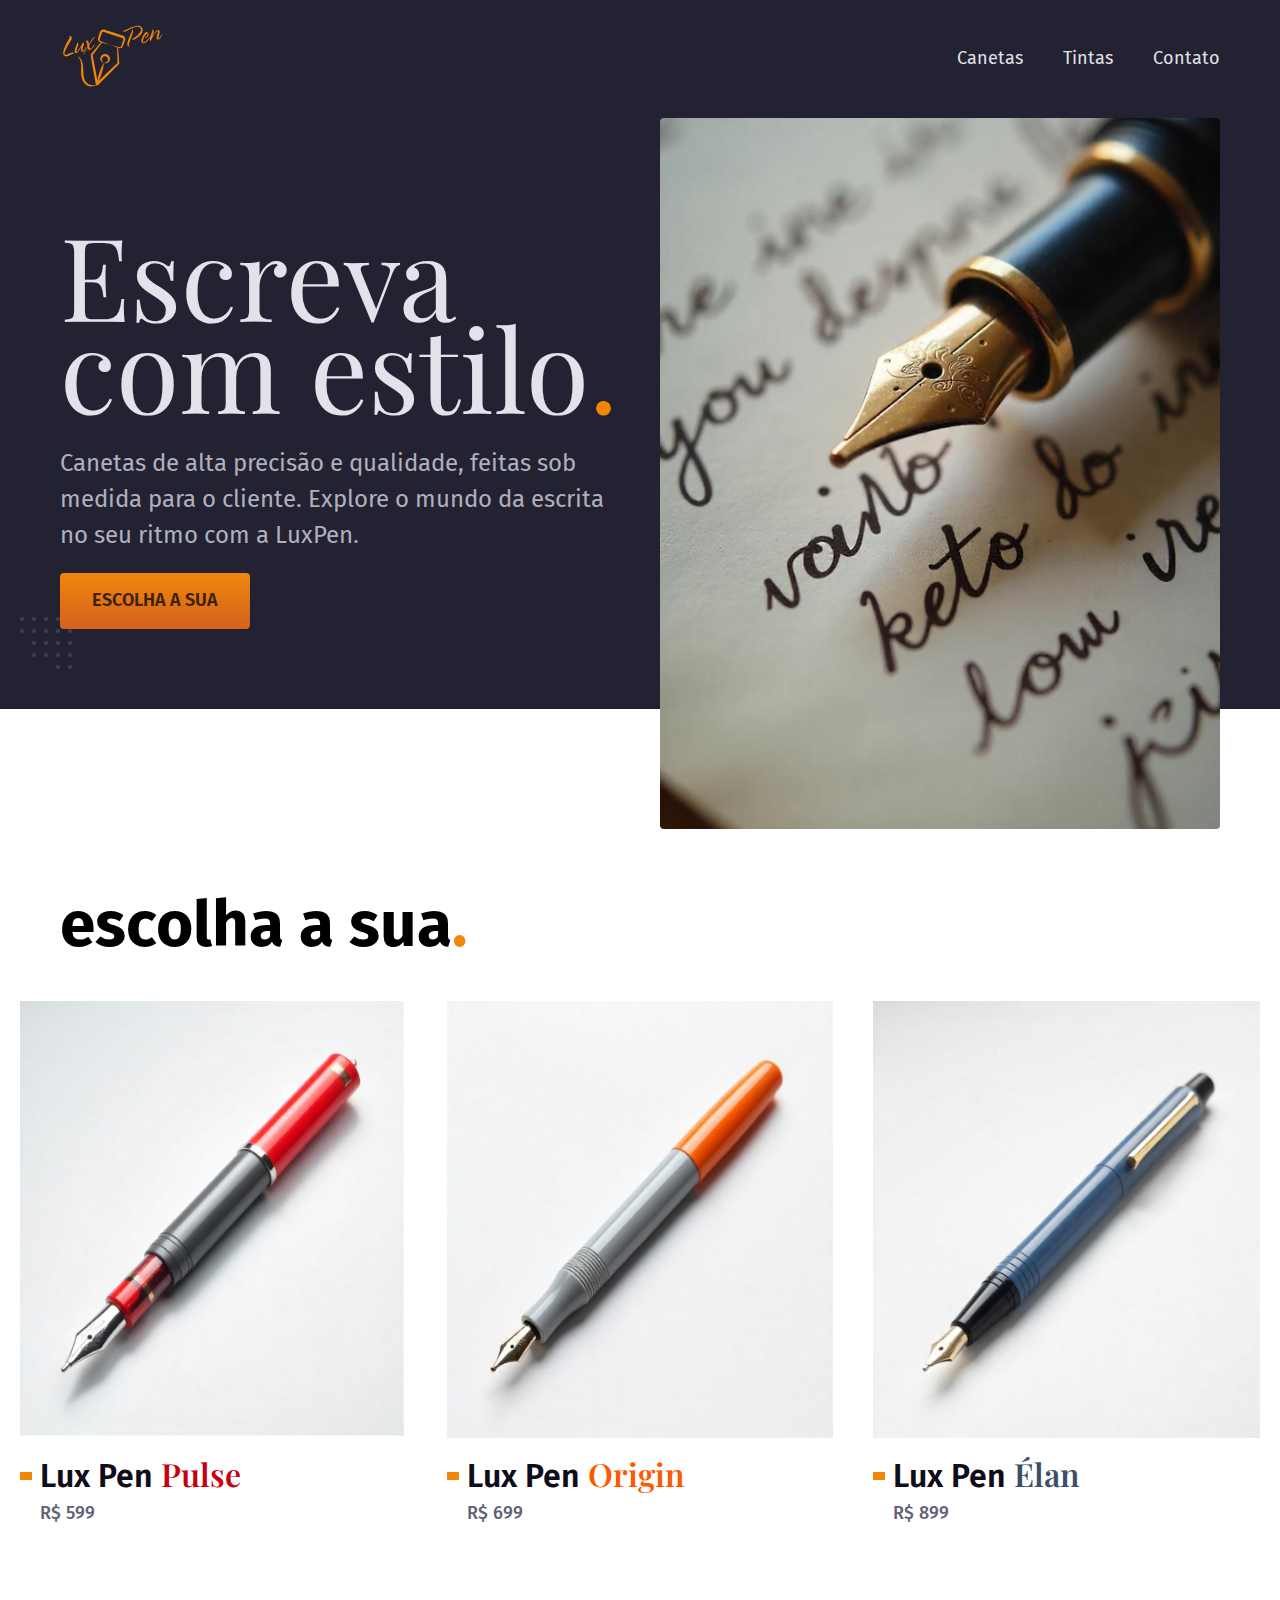
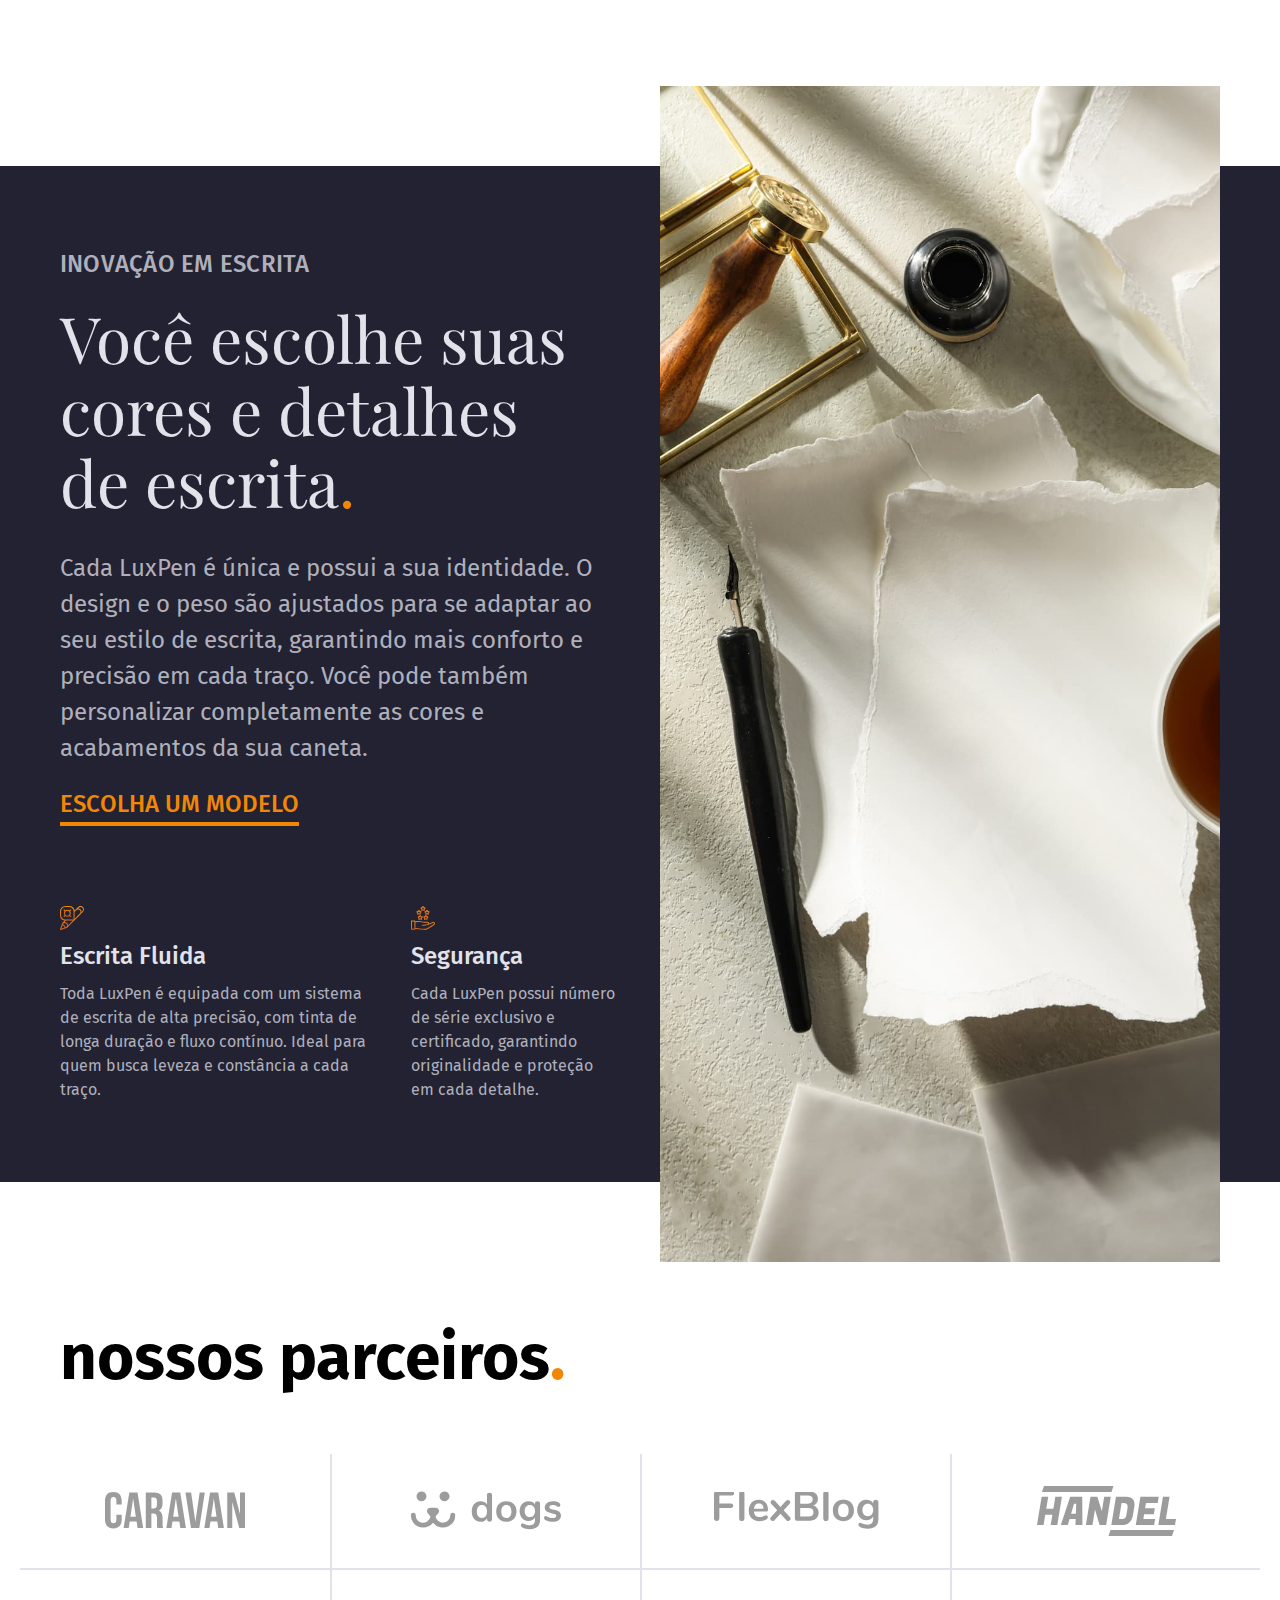
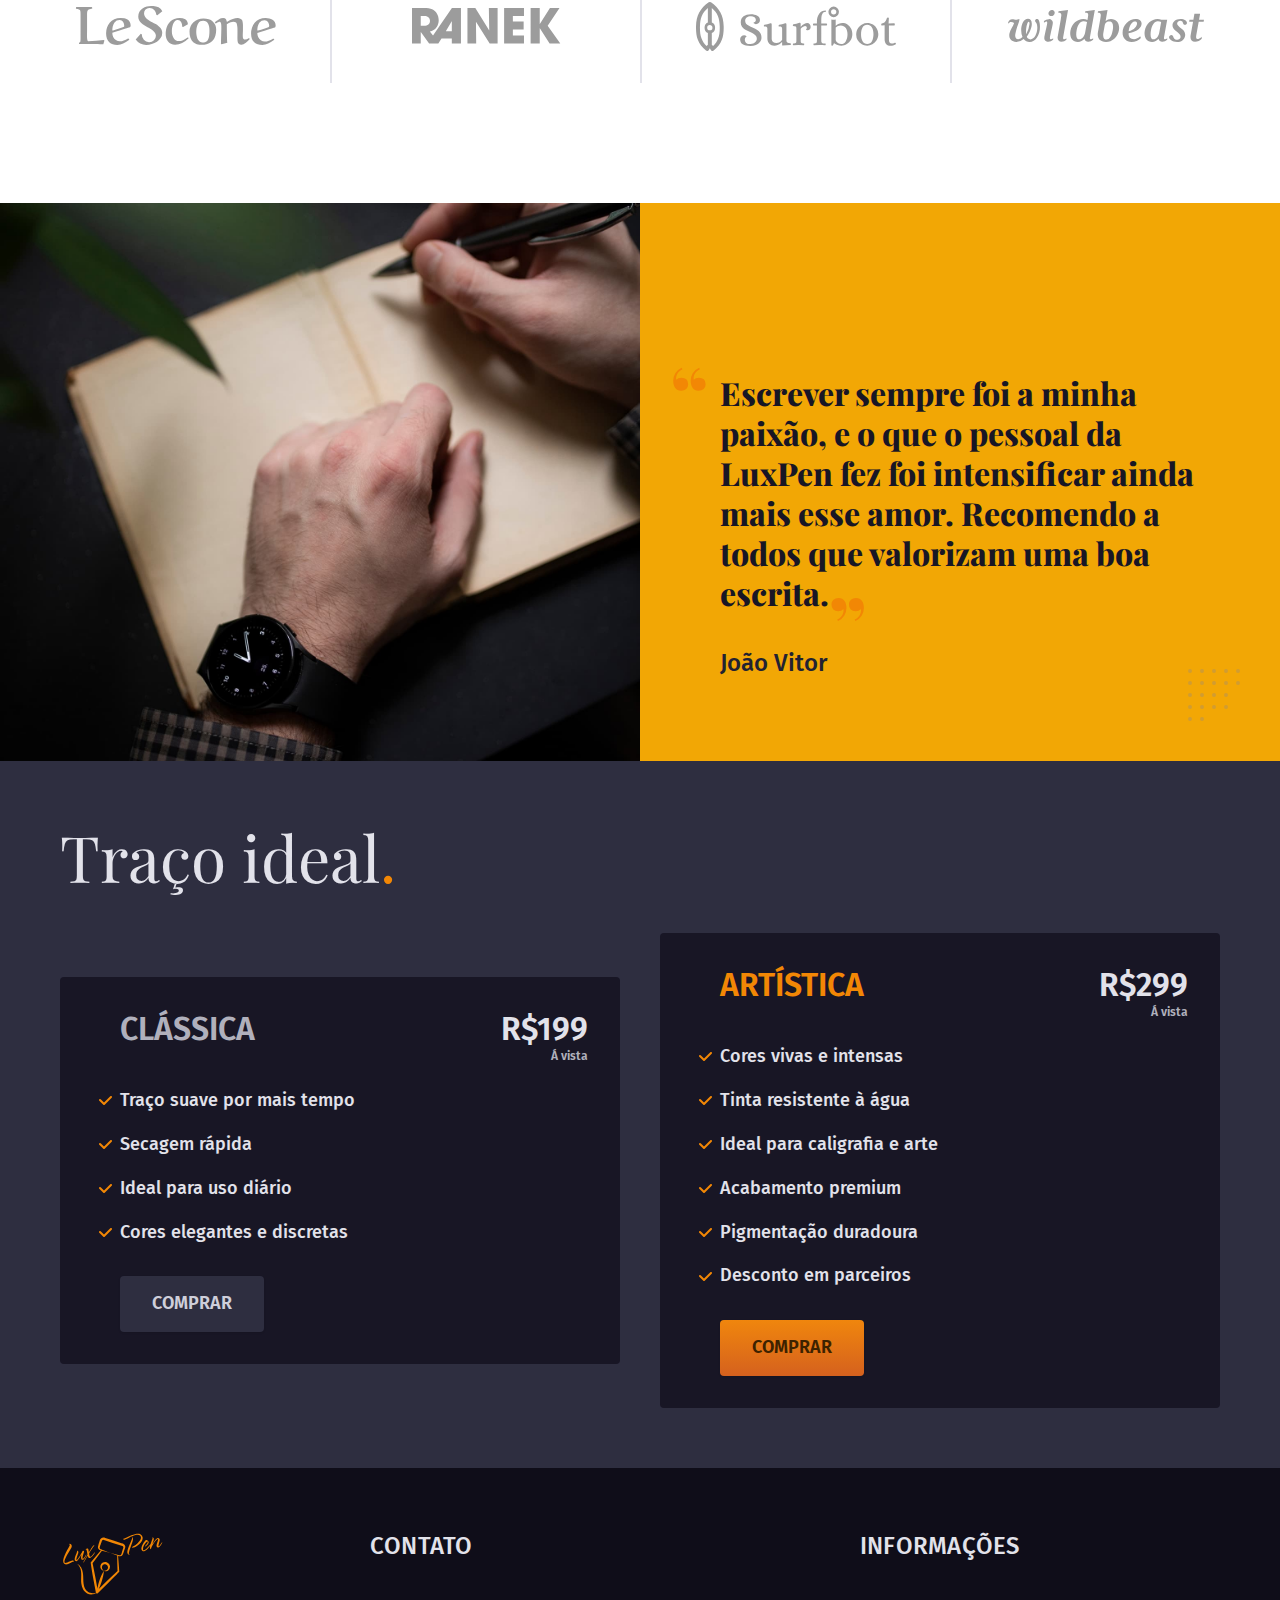
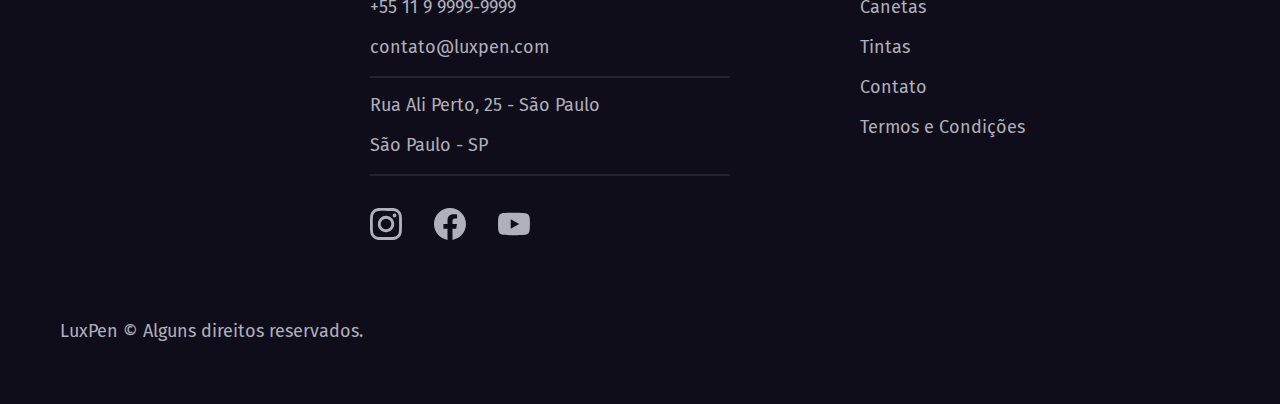
<file: index.html>
<!DOCTYPE html>
<html lang="pt-br">

<head>
  <meta charset="UTF-8">
  <meta name="viewport" content="width=device-width, initial-scale=1.0">
  <title>LuxPen - Canetas Pena</title>
  <meta name="description" content="Canetas de alta precisão e qualidade, feitas sob medida para o cliente. Explore o mundo da escrita no seu ritmo com a LuxPen.">


  <link rel="icon" href="./luxpen.svg" type="image/svg+xml ">
  <link rel="preload" href="./css/style.min.css" as="style">
  <link rel="stylesheet" href="./css/style.min.css">



  <link rel="preconnect" href="https://fonts.googleapis.com">
  <link rel="preconnect" href="https://fonts.gstatic.com" crossorigin>
  <link href="https://fonts.googleapis.com/css2?family=Fira+Sans:wght@400;500;600;800&family=Playfair+Display:ital,wght@1,400;1,600;1,800&display=swap" rel="stylesheet">

  <script>document.documentElement.classList.add('js');</script>

</head>

<body>

  <header class="header-bg">
    <div class="header container">
      <a href="./">
        <img src="./img/luxpen.svg" alt="Luxpen">
      </a>

      <nav aria-label="primaria">
        <ul class="header-menu font-2-m">
          <li><a href="./canetas.html">Canetas</a></li>
          <li><a href="./tintas.html">Tintas</a></li>
          <li><a href="./contato.html">Contato</a></li>
        </ul>
      </nav>
    </div>
  </header>

  <main class="introducao-bg">
    <div class="introducao container">
      <div class="introducao-conteudo">
        <h1 class="font-1-xxxl fadeInDown" data-anime='200'>Escreva<br>com estilo<span class="cor-l3">.</span></h1>
        <p class="font-2-l-a fadeInDown" data-anime='400'>Canetas de alta precisão e qualidade, feitas sob medida para o cliente. Explore o mundo da escrita no seu ritmo com a LuxPen.</p>
        <a class="botao fadeInDown" data-anime='600' href="./canetas.html">Escolha a sua</a>
      </div>
      <div>
        <picturev data-anime='800' class="fadeInDown">
          <source media="max-width: 800px" srcset="/img/fotos/img-intro.jpg">
          <img src="./img/fotos/img-intro.jpg" width="1261" height="1600" alt="Caneta de pena">
          </picture>
      </div>
    </div>
  </main>

  <article class="canetas-lista">
    <h2 class="font-2-xxl container">escolha a sua<span class="cor-l3">.</span></h2>

    <ul>
      <li>
        <a href="./canetas/pulse.html">
          <img src="./img/canetas/pulse-home.jpg" width="920" height="1040" alt="Caneta vermelha">
          <h3 class="font-2-l cor-r10">Lux Pen <span class="tipo-especial-lista cor-p1">Pulse</span></h3>
          <span class="font-2-m-c cor-r5 preco">R$ 599</span>
        </a>
      </li>
      <li>
        <a href="./canetas/origin.html">
          <img src="./img/canetas/origin-home.jpg" width="920" height="1040" alt="Caneta Laranja">
          <h3 class="font-2-l cor-r10">Lux Pen <span class="tipo-especial-lista cor-p2">Origin</span></h3>
          <span class="font-2-m-c cor-r5 preco">R$ 699</span>
        </a>
      </li>
      <li>
        <a href="./canetas/elan.html">
          <img src="./img/canetas/elan-home.jpg" width="920" height="1040" alt="Caneta azul">
          <h3 class="font-2-l cor-r10">Lux Pen <span class="tipo-especial-lista cor-p3">Élan</span></h3>
          <span class="font-2-m-c cor-r5 preco">R$ 899</span>
        </a>
      </li>
    </ul>
  </article>

  <article class="inovacao-bg">
    <div class="inovacao container">
      <div class="inovacao-conteudo">
        <span class="font-2-l-b cor-r3">Inovação em escrita</span>
        <h2 class="font-1-xxl cor-r1">Você escolhe suas<br>cores e detalhes<br>de escrita<span class="cor-l3">.</span></h2>
        <p class="font-2-l-a cor-r3">Cada LuxPen é única e possui a sua identidade. O design e o peso são ajustados para se adaptar ao seu estilo de escrita, garantindo mais conforto e precisão em cada traço. Você pode também personalizar completamente as cores e acabamentos da sua caneta.</p>
        <a class="link" href="./canetas.html">Escolha um modelo</a>
        <div class="inovacao-vantagens">
          <div>
            <img src="./img/icones/escrita fluida.svg" width="24" height="24" alt="">
            <h3 class="font-2-l-c cor-r1">Escrita Fluida</h3>
            <p class="font-2-s cor-r3">Toda LuxPen é equipada com um sistema de escrita de alta precisão, com tinta de longa duração e fluxo contínuo. Ideal para quem busca leveza e constância a cada traço.</p>
          </div>
          <div>
            <img src="./img/icones/seguranca.svg" width="24" height="24" alt="">
            <h3 class="font-2-l-c cor-r1">Segurança</h3>
            <p class="font-2-s cor-r3">Cada LuxPen possui número de série exclusivo e certificado, garantindo originalidade e proteção em cada detalhe.</p>
          </div>
        </div>
      </div>
      <div class="inovacao-imagem">
        <img src="./img/fotos/inovacao.jpg" width="1200" height="1920" alt="">
      </div>
    </div>
  </article>

  <section class="parceiros" aria-label="Nossos parceiros">
    <h2 class="font-2-xxl container">nossos parceiros<span class="cor-l3">.</span></h2>
    <ul>
      <li><img src="./img/parceiros/caravan.svg" width="140" height="38" alt="caravan"></li>
      <li><img src="./img/parceiros/dogs.svg" width="152" height="39" alt="dogs"></li>
      <li><img src="./img/parceiros/flexblog.svg" width="165" height="38" alt="flexbox"></li>
      <li><img src="./img/parceiros/handel.svg" width="139" height="50" alt="handel"></li>
      <li><img src="./img/parceiros/lescone.svg" width="201" height="41" alt="lescone"></li>
      <li><img src="./img/parceiros/ranek.svg" width="149" height="36" alt="ranek"></li>
      <li><img src="./img/parceiros/surfbot.svg" width="200" height="49" alt="surfbot"></li>
      <li><img src="./img/parceiros/wildbeast.svg" width="196" height="34" alt="wildbeast"></li>
    </ul>
  </section>

  <section class="depoimento" aria-label="Depoimento">
    <div>
      <img src="./img/fotos/depoimento.jpg" width="1560" height="1360" alt="Pessoa escrevendo com uma caneta">
    </div>
    <div class="depoimento-conteudo">
      <blockquote class="font-1-xl cor-r9">
        <p>Escrever sempre foi a minha paixão, e o que o pessoal da LuxPen fez foi intensificar ainda mais esse amor. Recomendo a todos que valorizam uma boa escrita.</p>
      </blockquote>
      <span class="font-2-l-c cor-r8">João Vitor</span>
    </div>
  </section>

  <article class="tintas-bg">
    <div class="tintas container">
      <h2 class="font-1-xxl cor-r1">Traço ideal<span class="cor-l3">.</span></h2>
      <div class="tintas-item">
        <h3 class="font-2-l cor-r3">CLÁSSICA</h3>
        <span class="font-2-l cor-r1">R$199 <span class="font-2-xs-b cor-r3">Á vista</span></span>
        <ul class="font-2-m-c cor-r1">
          <li>Traço suave por mais tempo</li>
          <li> Secagem rápida</li>
          <li>Ideal para uso diário</li>
          <li> Cores elegantes e discretas</li>
        </ul>
        <a class="botao secundario" href="./orcamento.html?tipo=tinta&produto=classica">comprar</a>
      </div>

      <div class="tintas-item">
        <h3 class="font-2-l cor-l3">ARTÍSTICA</h3>
        <span class="font-2-l cor-r1">R$299 <span class="font-2-xs-b cor-r3">Á vista</span></span>
        <ul class="font-2-m-c cor-r1">
          <li>Cores vivas e intensas</li>
          <li>Tinta resistente à água</li>
          <li>Ideal para caligrafia e arte</li>
          <li>Acabamento premium</li>
          <li>Pigmentação duradoura</li>
          <li>Desconto em parceiros</li>
        </ul>
        <a class="botao" href="./orcamento.html?tipo=tinta&produto=artistica">comprar</a>
      </div>
    </div>
  </article>

  <footer class="footer-bg">
    <div class="footer container">
      <img src="./img/luxpen.svg" width="103" height="78" alt="LuxPen">
      <div class="footer-contato">
        <h3 class="font-2-l-b cor-r1">Contato</h3>
        <ul class="font-2-m cor-r3">
          <li><a href="tel:+5511999999999">+55 11 9 9999-9999</a></li>
          <li><a href="mailto:contato@luxpen.com">contato@luxpen.com</a></li>
          <li>Rua Ali Perto, 25 - São Paulo</li>
          <li>São Paulo - SP</li>
        </ul>
        <div class="footer-redes">
          <a href="./">
            <img src="./img/redes/instagram.svg" width="32" height="32" alt="Instagram ">
          </a>
          <a href="./">
            <img src="./img/redes/facebook.svg" width="32" height="32" alt="Facebook ">
          </a>
          <a href="./">
            <img src="./img/redes/youtube.svg" width="32" height="24" alt="Youtube ">
          </a>
        </div>
      </div>
      <div class="footer-informacoes">
        <h3 class="font-2-l-b cor-r1">Informações</h3>
        <nav>
          <ul class="font-2-m cor-r3">
            <li><a href="./canetas.html">Canetas</a></li>
            <li><a href="./tintas.html">Tintas</a></li>
            <li><a href="./contato.html">Contato</a></li>
            <li><a href="./termos.html">Termos e Condições</a></li>
          </ul>
        </nav>
      </div>
      <div class="footer-copy">
        <p class="font-2-m cor-r3">LuxPen © Alguns direitos reservados.</p>
      </div>
    </div>


  </footer>

  <script src="./js/plugins/simple-anime.js"></script>
  <script src="./js/script.js"></script>
</body>

</html>
</file>
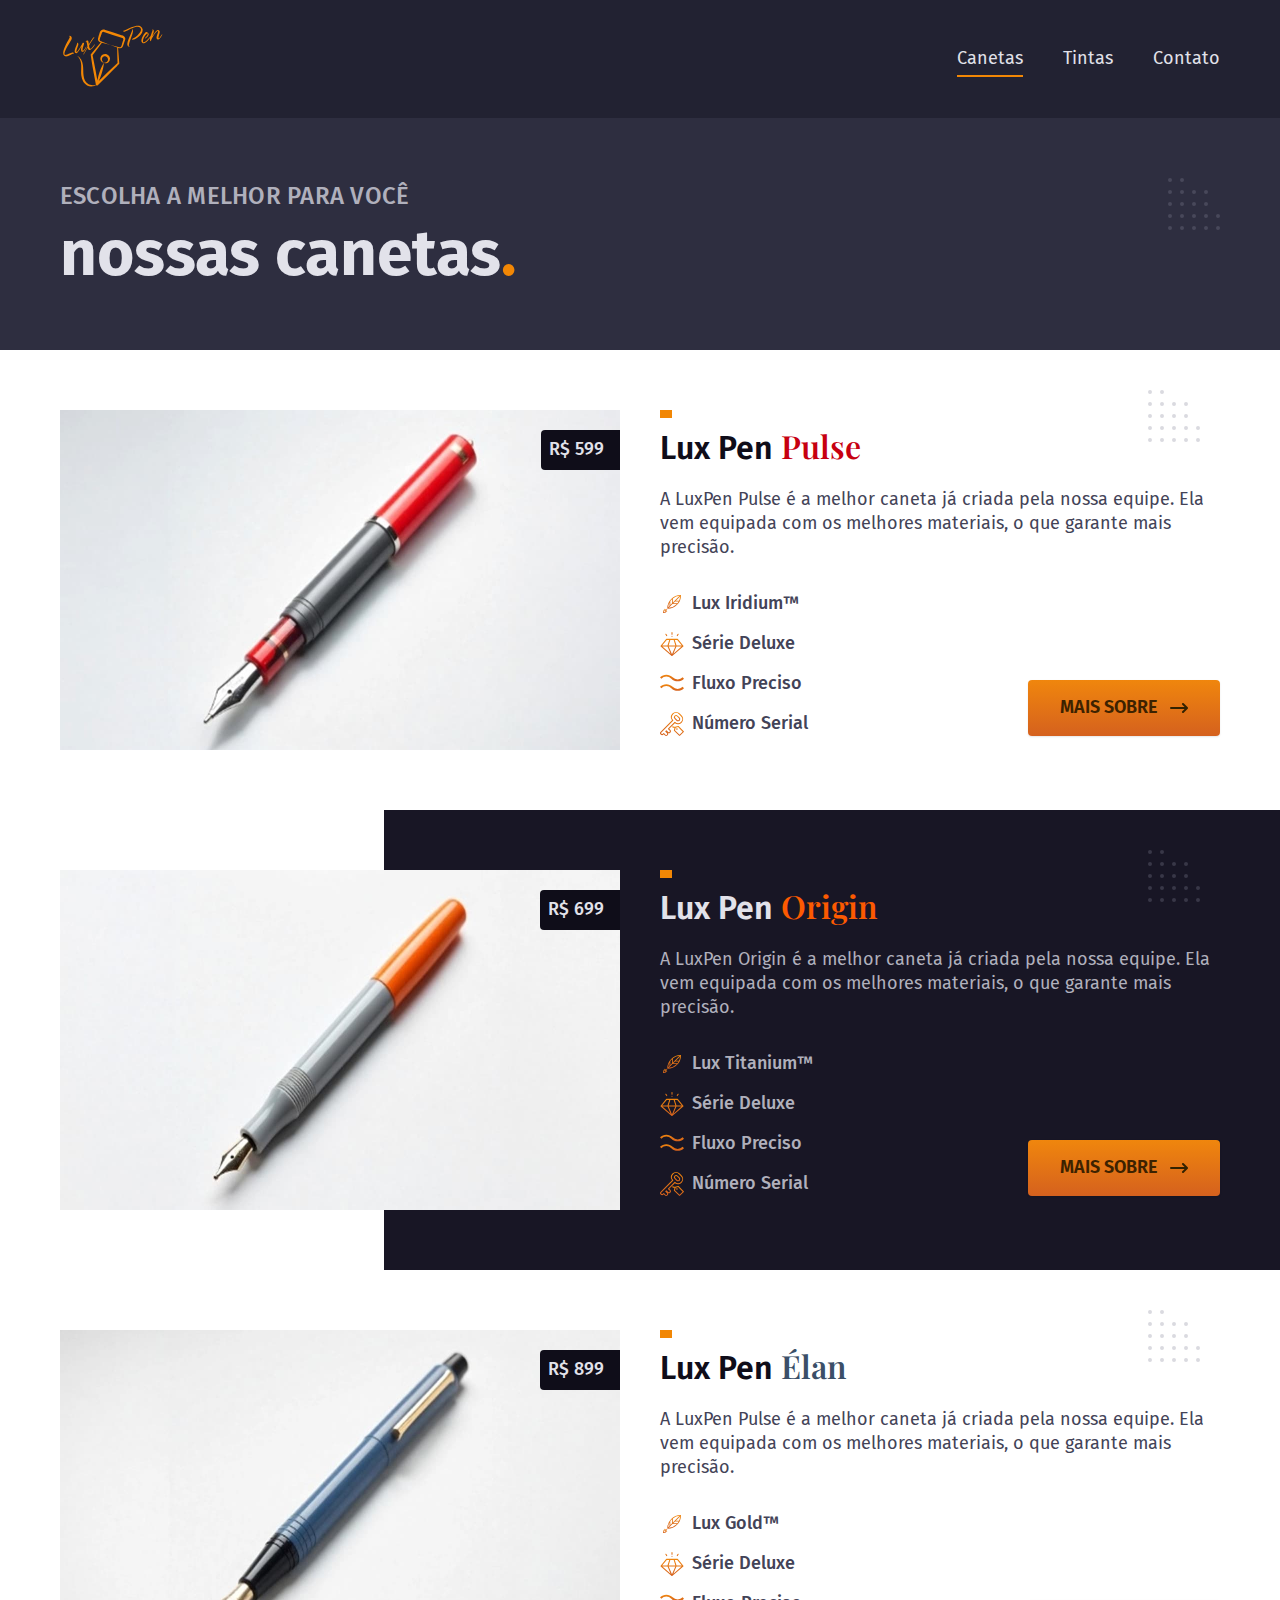
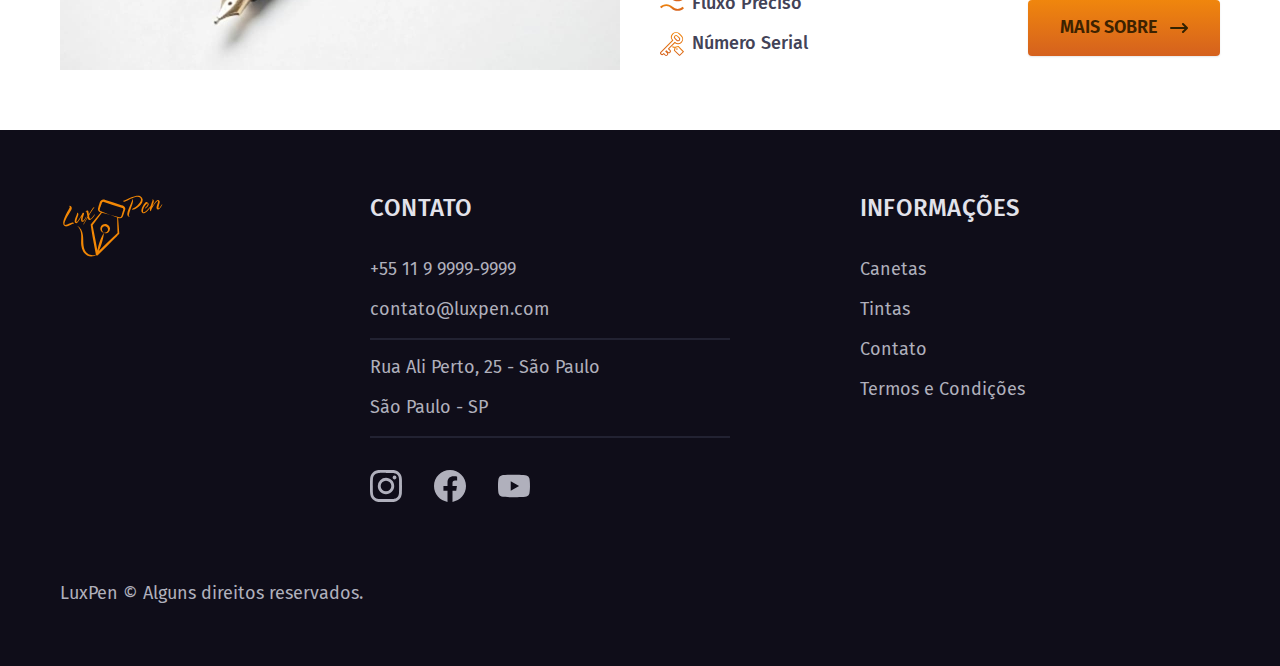
<file: canetas.html>
<!DOCTYPE html>
<html lang="pt-br">

<head>
  <meta charset="UTF-8">
  <meta name="viewport" content="width=device-width, initial-scale=1.0">
  <title>Canetas | Lux Pen</title>
  <meta name="description" content="Termos e Condições.">

  <link rel="icon" href="./luxpen.svg" type="image/svg+xml ">
  <link rel="preload" href="./css/style.min.css" as="style">
  <link rel="stylesheet" href="./css/style.min.css">

  <script>document.documentElement.classList.add('js');</script>


  <link rel="preconnect" href="https://fonts.googleapis.com">
  <link rel="preconnect" href="https://fonts.gstatic.com" crossorigin>
  <link href="https://fonts.googleapis.com/css2?family=Fira+Sans:wght@400;500;600;800&family=Playfair+Display:ital,wght@1,400;1,600;1,800&display=swap" rel="stylesheet">

  <script>document.documentElement.classList.add('js');</script>

</head>

<body id="canetas">

  <header class="header-bg">
    <div class="header container">
      <a href="./">
        <img src="./img/luxpen.svg" width="103" height="78" alt="Luxpen">
      </a>

      <nav aria-label="primaria">
        <ul class="header-menu font-2-m">
          <li><a href="./canetas.html">Canetas</a></li>
          <li><a href="./tintas.html">Tintas</a></li>
          <li><a href="./contato.html">Contato</a></li>
        </ul>
      </nav>
    </div>
  </header>

  <main>
    <div class="titulo-bg">
      <div class="titulo container">
        <p class="font-2-l-b cor-r3">Escolha a melhor para você</p>
        <h1 class="font-2-xxl cor-r1">nossas canetas<span class="cor-l3">.</span></h1>
      </div>
    </div>


    <div class="canetas container">
      <div class="canetas-imagem">
        <img src="./img/canetas/pulse.jpg" width="1120" height="680" alt="Caneta vermelha">
        <span class="font-2-m-c cor-r1">R$ 599</span>
      </div>
      <div class="canetas-conteudo">
        <h2 class="font-2-l cor-r10">Lux Pen <span class="tipo-especial cor-p1">Pulse</span></h2>
        <p class="font-2-m cor-r6">A LuxPen Pulse é a melhor caneta já criada pela nossa equipe. Ela vem equipada com os melhores materiais, o que garante mais precisão.</p>
        <ul class="font-2-m-c cor-r6">
          <li>
            <img src="./img/icones/ponta de ouro.svg" width="24" height="24" alt="">
            Lux Iridium™
          </li>
          <li>
            <img src="./img/icones/serie deluxe.svg" width="24" height="24" alt="">
            Série Deluxe
          </li>
          <li>
            <img src="./img/icones/fluxo preciso.svg" width="24" height="24" alt="">
            Fluxo Preciso
          </li>
          <li>
            <img src="./img/icones/numero serial.svg" width="24" height="24" alt="">
            Número Serial
          </li>
        </ul>
        <a class="botao seta" href="./canetas/pulse.html">Mais sobre</a>
      </div>
    </div>


    <div class="canetas-bg">
      <div class="canetas container">
        <div class="canetas-imagem">
          <img src="./img/canetas/origin.jpg" width="1120" height="680" alt="Caneta vermelha">
          <span class="font-2-m-c cor-r1">R$ 699</span>
        </div>
        <div class="canetas-conteudo">
          <h2 class="font-2-l cor-r1">Lux Pen <span class="tipo-especial cor-p2">Origin</span></h2>
          <p class="font-2-m cor-r3">A LuxPen Origin é a melhor caneta já criada pela nossa equipe. Ela vem equipada com os melhores materiais, o que garante mais precisão.</p>
          <ul class="font-2-m-c cor-r3">
            <li>
              <img src="./img/icones/ponta de ouro.svg" width="24" height="24" alt="">
              Lux Titanium™
            </li>
            <li>
              <img src="./img/icones/serie deluxe.svg" width="24" height="24" alt="">
              Série Deluxe
            </li>
            <li>
              <img src="./img/icones/fluxo preciso.svg" width="24" height="24" alt="">
              Fluxo Preciso
            </li>
            <li>
              <img src="./img/icones/numero serial.svg" width="24" height="24" alt="">
              Número Serial
            </li>
          </ul>
          <a class="botao seta" href="./canetas/origin.html">Mais sobre</a>
        </div>
      </div>
    </div>


    <div class="canetas container">
      <div class="canetas-imagem">
        <img src="./img/canetas/elan.jpg" width="1120" height="680" alt="Caneta vermelha">
        <span class="font-2-m-c cor-r1">R$ 899</span>
      </div>
      <div class="canetas-conteudo">
        <h2 class="font-2-l cor-r10">Lux Pen <span class="tipo-especial cor-p3">Élan</span></h2>
        <p class="font-2-m cor-r6">A LuxPen Pulse é a melhor caneta já criada pela nossa equipe. Ela vem equipada com os melhores materiais, o que garante mais precisão.</p>
        <ul class="font-2-m-c cor-r6">
          <li>
            <img src="./img/icones/ponta de ouro.svg" width="24" height="24" alt="">
            Lux Gold™
          </li>
          <li>
            <img src="./img/icones/serie deluxe.svg" width="24" height="24" alt="">
            Série Deluxe
          </li>
          <li>
            <img src="./img/icones/fluxo preciso.svg" width="24" height="24" alt="">
            Fluxo Preciso
          </li>
          <li>
            <img src="./img/icones/numero serial.svg" width="24" height="24" alt="">
            Número Serial
          </li>
        </ul>
        <a class="botao seta" href="./canetas/elan.html">Mais sobre</a>
      </div>
    </div>

  </main>

  <footer class="footer-bg">
    <div class="footer container">
      <img src="./img/luxpen.svg" width="103" height="78" alt="LuxPen">
      <div class="footer-contato">
        <h3 class="font-2-l-b cor-r1">Contato</h3>
        <ul class="font-2-m cor-r3">
          <li><a href="tel:+5511999999999">+55 11 9 9999-9999</a></li>
          <li><a href="mailto:contato@luxpen.com">contato@luxpen.com</a></li>
          <li>Rua Ali Perto, 25 - São Paulo</li>
          <li>São Paulo - SP</li>
        </ul>
        <div class="footer-redes">
          <a href="./">
            <img src="./img/redes/instagram.svg" width="32" height="32" alt="Instagram ">
          </a>
          <a href="./">
            <img src="./img/redes/facebook.svg" width="32" height="32" alt="Facebook ">
          </a>
          <a href="./">
            <img src="./img/redes/youtube.svg" width="32" height="24" alt="Youtube ">
          </a>
        </div>
      </div>
      <div class="footer-informacoes">
        <h3 class="font-2-l-b cor-r1">Informações</h3>
        <nav>
          <ul class="font-2-m cor-r3">
            <li><a href="./canetas.html">Canetas</a></li>
            <li><a href="./tintas.html">Tintas</a></li>
            <li><a href="./contato.html">Contato</a></li>
            <li><a href="./termos.html">Termos e Condições</a></li>
          </ul>
        </nav>
      </div>
      <div class="footer-copy">
        <p class="font-2-m cor-r3">LuxPen © Alguns direitos reservados.</p>
      </div>
    </div>
  </footer>

  <script src="./js/script.js"></script>
</body>

</html>
</file>
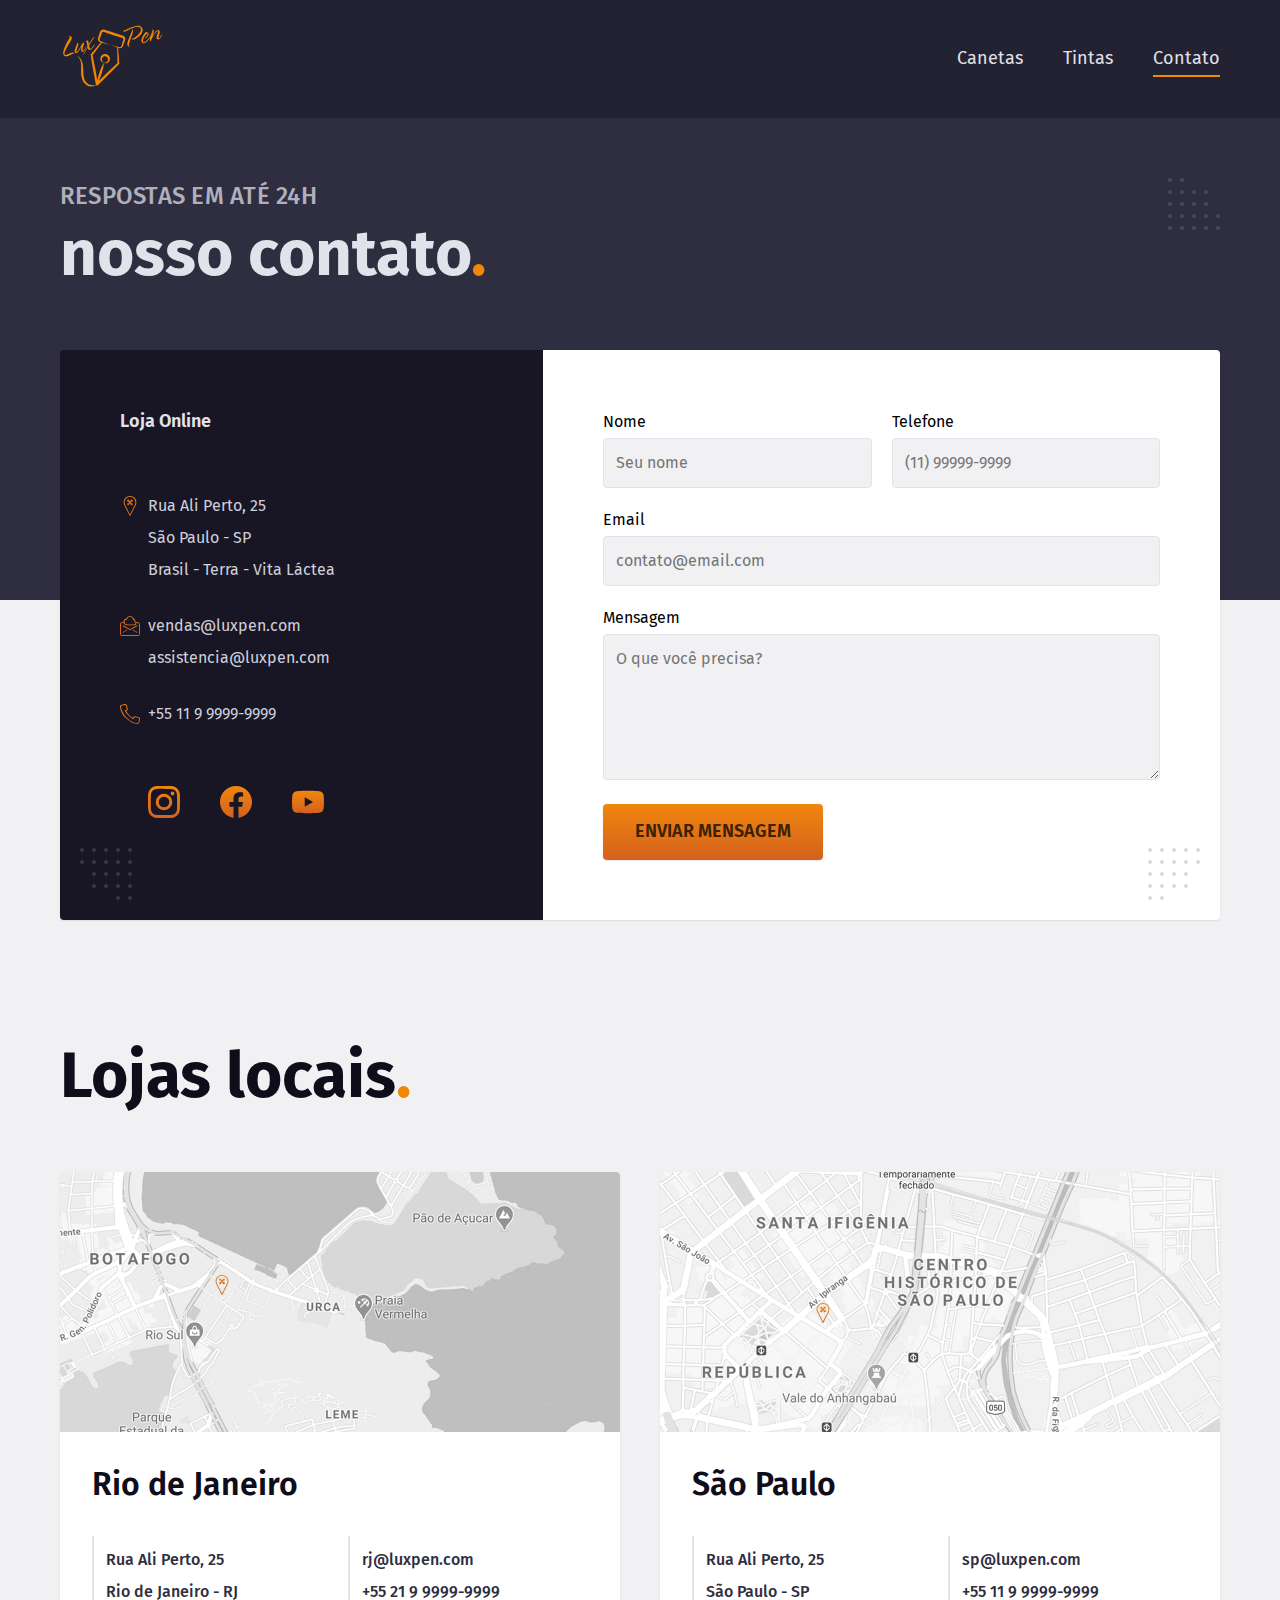
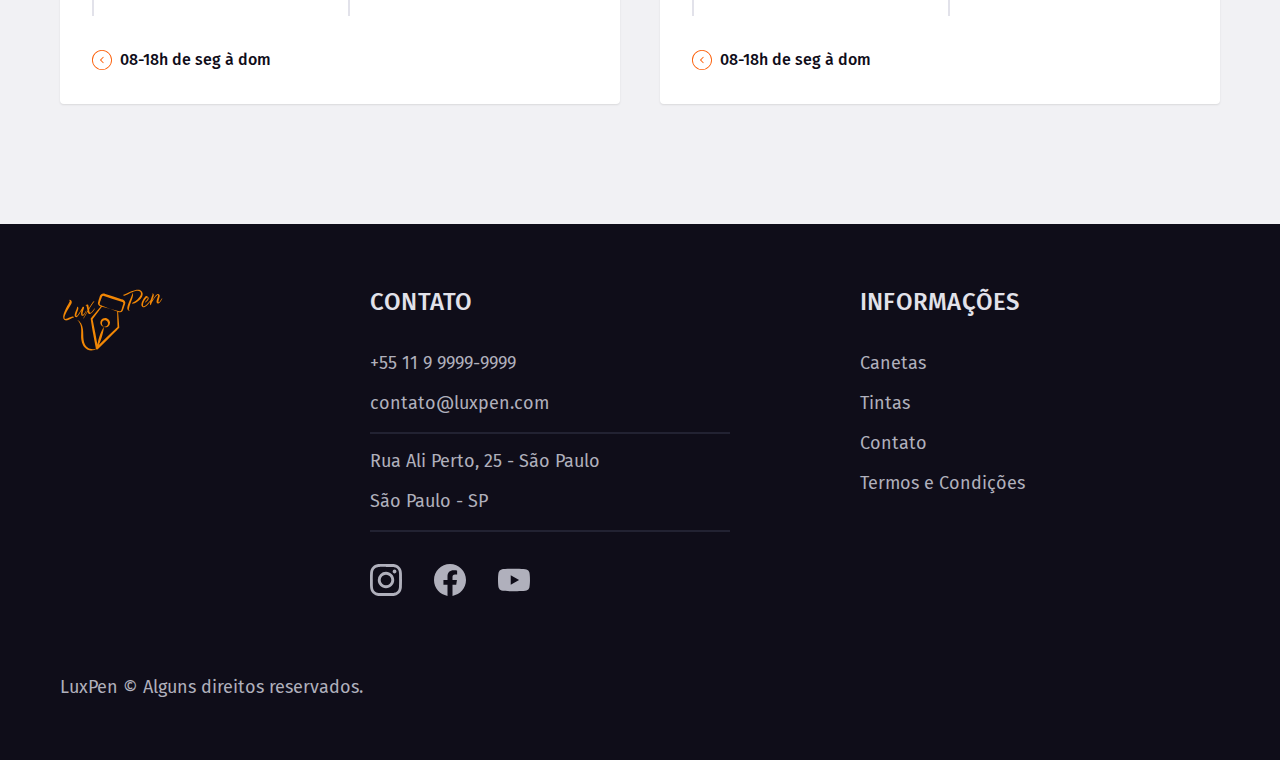
<file: contato.html>
<!DOCTYPE html>
<html lang="pt-br">

<head>
  <meta charset="UTF-8">
  <meta name="viewport" content="width=device-width, initial-scale=1.0">
  <title>Contato</title>
  <meta name="description" content="Termos e Condições.">

  <link rel="icon" href="./luxpen.svg" type="image/svg+xml ">
  <link rel="preload" href="./css/style.min.css" as="style">
  <link rel="stylesheet" href="./css/style.min.css">

  <script>document.documentElement.classList.add('js');</script>


  <link rel="preconnect" href="https://fonts.googleapis.com">
  <link rel="preconnect" href="https://fonts.gstatic.com" crossorigin>
  <link href="https://fonts.googleapis.com/css2?family=Fira+Sans:wght@400;500;600;800&family=Playfair+Display:ital,wght@1,400;1,600;1,800&display=swap" rel="stylesheet">

  <script>document.documentElement.classList.add('js');</script>

</head>

<body id="contato">

  <header class="header-bg">
    <div class="header container">
      <a href="./">
        <img src="./img/luxpen.svg" width="103" height="78" alt="Luxpen">
      </a>

      <nav aria-label="primaria">
        <ul class="header-menu font-2-m">
          <li><a href="./canetas.html">Canetas</a></li>
          <li><a href="./tintas.html">Tintas</a></li>
          <li><a href="./contato.html">Contato</a></li>
        </ul>
      </nav>
    </div>
  </header>

  <main>
    <div class="titulo-bg">
      <div class="titulo container">
        <p class="font-2-l-b cor-r3">respostas em até 24h</p>
        <h1 class="font-2-xxl cor-r1">nosso contato<span class="cor-l3">.</span></h1>
      </div>
    </div>

    <div class="contato container">
      <section class="contato-dados" aria-label="Endereço">
        <h2 class="font-2-m-b cor-r1">Loja Online</h2>
        <div class="contato-endereco font-2-s cor-r2">
          <p>Rua Ali Perto, 25</p>
          <p>São Paulo - SP</p>
          <p>Brasil - Terra - Vita Láctea</p>
        </div>
        <address class="contato-meios font-2-s cor-r2">
          <a href="mailto:vendas@luxpen.com">vendas@luxpen.com</a>
          <a href="mailto:assistencia@luxpen.com">assistencia@luxpen.com</a>
          <a href="tel:+5511999999999">+55 11 9 9999-9999</a>
        </address>
        <div class="contato-redes">
          <a href="./">
            <img src="./img/redes/instagram-p.svg" width="32" height="32" alt="Instagram ">
          </a>
          <a href="./">
            <img src="./img/redes/facebook-p.svg" width="32" height="32" alt="Facebook ">
          </a>
          <a href="./">
            <img src="./img/redes/youtube-p.svg" width="32" height="24" alt="Youtube ">
          </a>
        </div>
      </section>

      <section class="contato-formulario" aria-label="Formulário">
        <form class="form" action="./contato.html">
          <div>
            <label for="nome">Nome</label>
            <input type="text" id="nome" name="nome" placeholder="Seu nome">
          </div>
          <div>
            <label for="telefone">Telefone</label>
            <input type="text" id="telefone" name="telefone" placeholder="(11) 99999-9999">
          </div>
          <div class="col-2">
            <label for="email">Email</label>
            <input type="email" id="email" name="email" placeholder="contato@email.com">
          </div>
          <div class="col-2">
            <label for="mensagem">Mensagem</label>
            <textarea rows="5" id="mensagem" name="mensagem" placeholder="O que você precisa?"></textarea>
          </div>
          <button class="botao col-2">Enviar Mensagem</button>
        </form>
      </section>

    </div>
  </main>

  <article class="lojas container">
    <h2 class="font-2-xxl cor-r10">Lojas locais<span class="cor-l3">.</span></h2>
    <div class="lojas-item">
      <img src="./img/lojas/rj.jpg" width="1120" height="520" alt="mapa marcando o endereço em Rua Ali Perto, 25 - Rio de Janeiro - RJ">
      <div class="lojas-conteudo">
        <h3 class="font-2-l cor-r10">Rio de Janeiro</h3>
        <div class="lojas-dados font-2-s-a cor-r7">
          <p>Rua Ali Perto, 25</p>
          <p>Rio de Janeiro - RJ</p>
        </div>
        <div class="lojas-dados font-2-s-a cor-r7">
          <a href="mailto:rj@luxpen.com">rj@luxpen.com</a>
          <a href="tel:+5521999999999">+55 21 9 9999-9999</a>
        </div>
        <p class="lojas-tempo font-2-s-a cor-r10"><img src="./img/icones/horario.svg" width="20" height="20" alt=""> 08-18h de seg à dom</p>
      </div>
    </div>

    <div class="lojas-item">
      <img src="./img/lojas/sp.jpg" width="1120" height="520" alt="mapa marcando o endereço em Rua Ali Perto, 25 - São Paulo - SP">
      <div class="lojas-conteudo">
        <h3 class="font-2-l cor-r10">São Paulo</h3>
        <div class="lojas-dados font-2-s-a cor-r7">
          <p>Rua Ali Perto, 25</p>
          <p>São Paulo - SP</p>
        </div>
        <div class="lojas-dados font-2-s-a cor-r7">
          <a href="mailto:sp@luxpen.com">sp@luxpen.com</a>
          <a href="tel:+5511999999999">+55 11 9 9999-9999</a>
        </div>
        <p class="lojas-tempo font-2-s-a cor-r10"><img src="./img/icones/horario.svg" width="20" height="20" alt=""> 08-18h de seg à dom</p>
      </div>
    </div>

  </article>

  <footer class="footer-bg">
    <div class="footer container">
      <img src="./img/luxpen.svg" width="103" height="78" alt="LuxPen">
      <div class="footer-contato">
        <h3 class="font-2-l-b cor-r1">Contato</h3>
        <ul class="font-2-m cor-r3">
          <li><a href="tel:+5511999999999">+55 11 9 9999-9999</a></li>
          <li><a href="mailto:contato@luxpen.com">contato@luxpen.com</a></li>
          <li>Rua Ali Perto, 25 - São Paulo</li>
          <li>São Paulo - SP</li>
        </ul>
        <div class="footer-redes">
          <a href="./">
            <img src="./img/redes/instagram.svg" width="32" height="32" alt="Instagram ">
          </a>
          <a href="./">
            <img src="./img/redes/facebook.svg" width="32" height="32" alt="Facebook ">
          </a>
          <a href="./">
            <img src="./img/redes/youtube.svg" width="32" height="24" alt="Youtube ">
          </a>
        </div>
      </div>
      <div class="footer-informacoes">
        <h3 class="font-2-l-b cor-r1">Informações</h3>
        <nav>
          <ul class="font-2-m cor-r3">
            <li><a href="./canetas.html">Canetas</a></li>
            <li><a href="./tintas.html">Tintas</a></li>
            <li><a href="./contato.html">Contato</a></li>
            <li><a href="./termos.html">Termos e Condições</a></li>
          </ul>
        </nav>
      </div>
      <div class="footer-copy">
        <p class="font-2-m cor-r3">LuxPen © Alguns direitos reservados.</p>
      </div>
    </div>
  </footer>

  <script src="./js/script.js"></script>
</body>

</html>
</file>
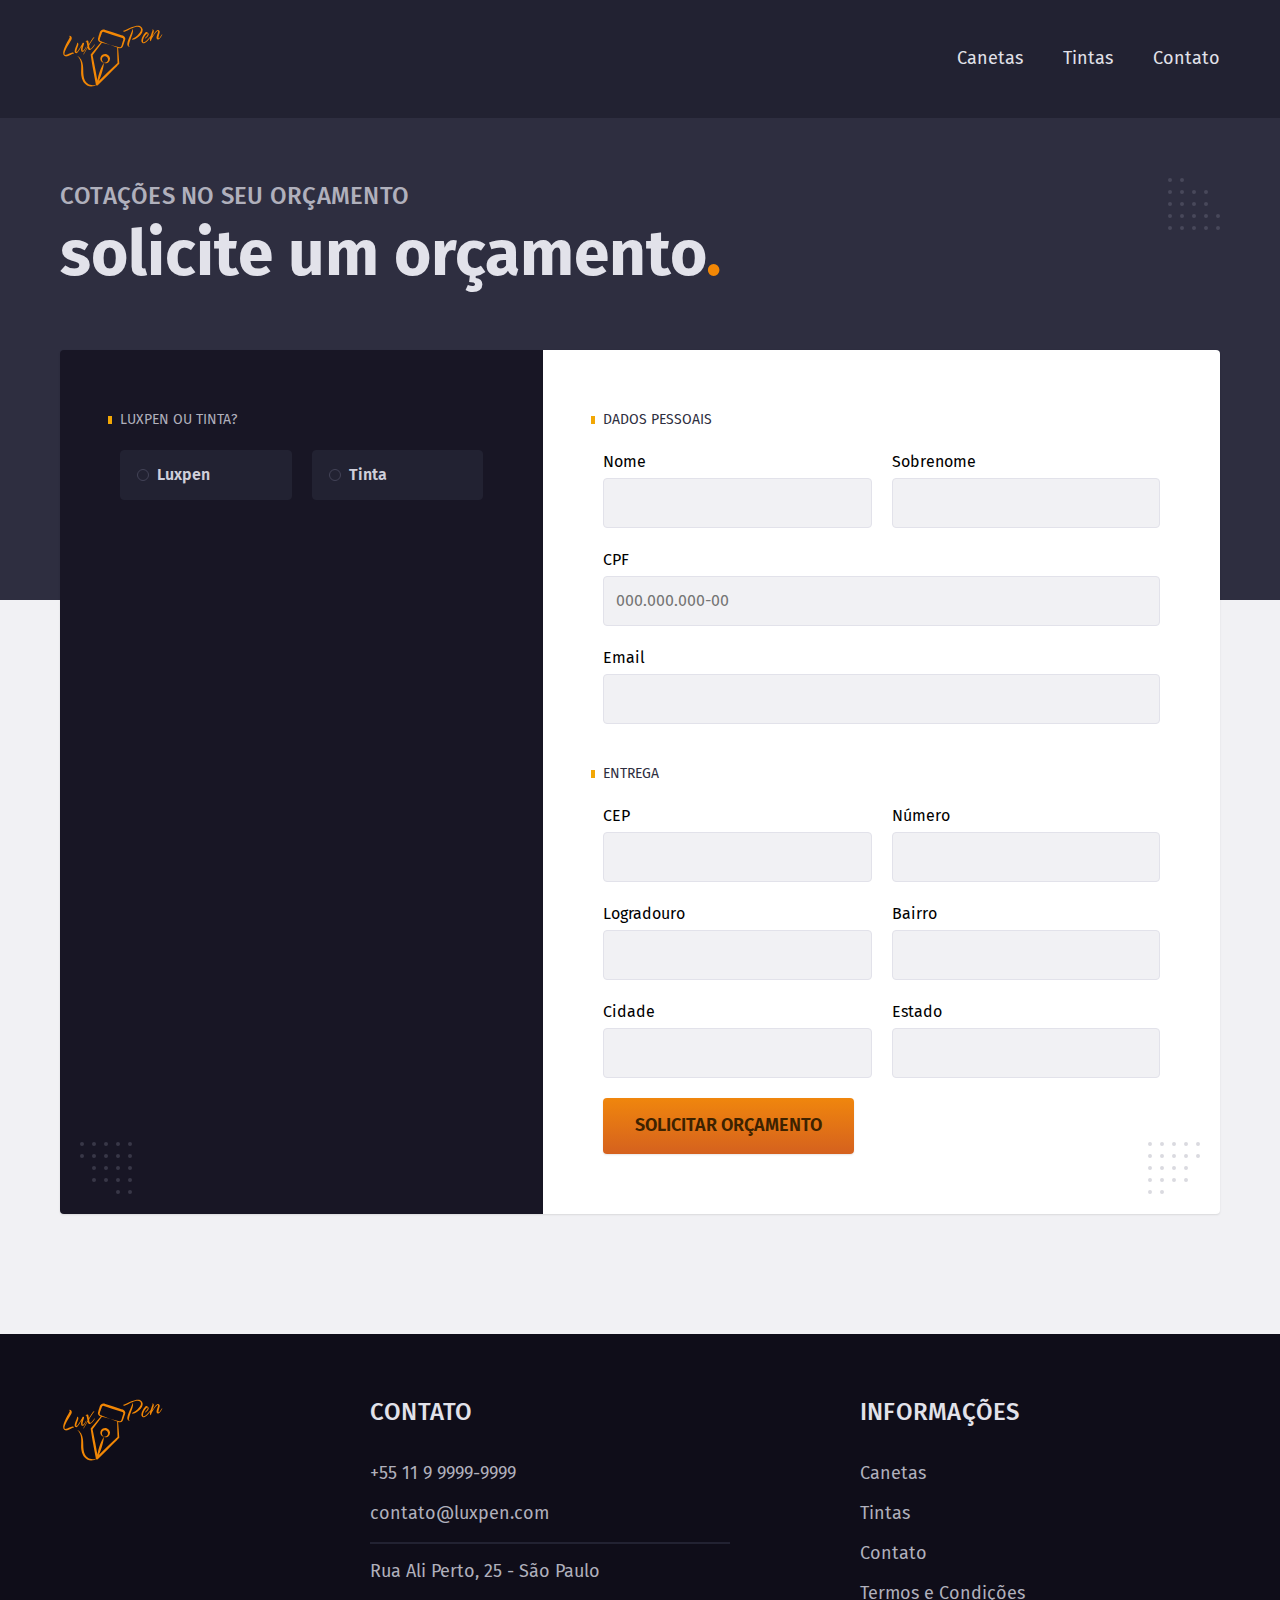
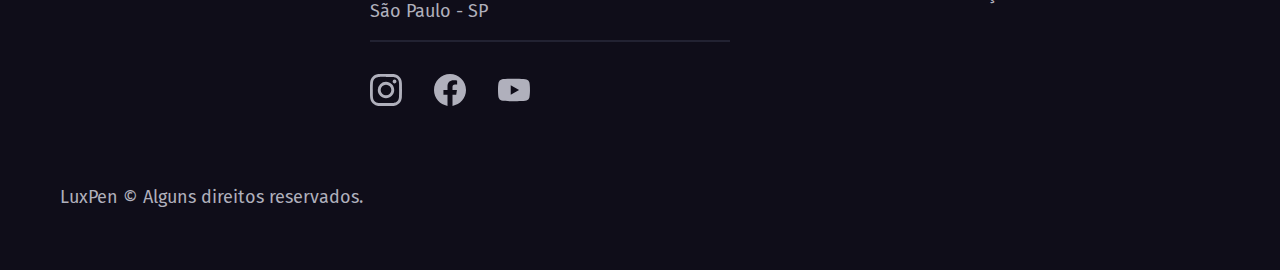
<file: orcamento.html>
<!DOCTYPE html>
<html lang="pt-br">

<head>
  <meta charset="UTF-8">
  <meta name="viewport" content="width=device-width, initial-scale=1.0">
  <title>Orçamento | Lux Pen</title>
  <meta name="description" content="Termos e Condições.">

  <link rel="icon" href="./luxpen.svg" type="image/svg+xml ">
  <link rel="preload" href="./css/style.min.css" as="style">
  <link rel="stylesheet" href="./css/style.min.css">

  <script>document.documentElement.classList.add('js');</script>


  <link rel="preconnect" href="https://fonts.googleapis.com">
  <link rel="preconnect" href="https://fonts.gstatic.com" crossorigin>
  <link href="https://fonts.googleapis.com/css2?family=Fira+Sans:wght@400;500;600;800&family=Playfair+Display:ital,wght@1,400;1,600;1,800&display=swap" rel="stylesheet">

  <script>document.documentElement.classList.add('js');</script>

</head>

<body id="orcamento">

  <header class="header-bg">
    <div class="header container">
      <a href="./">
        <img src="./img/luxpen.svg" alt="Luxpen">
      </a>

      <nav aria-label="primaria">
        <ul class="header-menu font-2-m">
          <li><a href="./canetas.html">Canetas</a></li>
          <li><a href="./tintas.html">Tintas</a></li>
          <li><a href="./contato.html">Contato</a></li>
        </ul>
      </nav>
    </div>
  </header>

  <main>
    <div class="titulo-bg">
      <div class="titulo container">
        <p class="font-2-l-b cor-r3">cotações no seu orçamento</p>
        <h1 class="font-2-xxl cor-r1">solicite um orçamento<span class="cor-l3">.</span></h1>
      </div>
    </div>

    <form class="orcamento container" action="./">
      <div class="orcamento-produto">
        <h2 class="font-2-xs cor-r3">luxpen ou tinta?</h2>

        <input type="radio" name="tipo" value="luxpen" id="luxpen">
        <label for="luxpen">Luxpen</label>

        <input type="radio" name="tipo" value="tinta" id="tinta">
        <label for="tinta">Tinta</label>

        <div class="orcamento-conteudo" id="orcamento-luxpen">
          <h2 class="font-2-xs cor-r1">Escolha a sua</h2>

          <input type="radio" name="produto" value="pulse" id="pulse">
          <label class="pulse1" for="pulse">Pulse<span>R$ 599</span></label>
          <div class="orcamento-detalhes">
            <ul class="font-2-xs cor-r6">
              <li><img src="./img/icones/ponta de ouro.svg" width="24" height="24" alt="">Ponta de Ouro 18k</li>
              <li><img src="./img/icones/serie deluxe.svg" width="24" height="24" alt="">Série Deluxe</li>
              <li><img src="./img/icones/fluxo preciso.svg" width="24" height="24" alt="">Fluxo Preciso</li>
              <li><img src="./img/icones/numero serial.svg" width="24" height="24" alt="">Número Serial</li>
            </ul>
            <img src="./img/canetas/pulse.jpg" alt="Caneta Vermelha">
          </div>

          <input type="radio" name="produto" value="origin" id="origin">
          <label class="origin1" for="origin">Origin <span>R$ 699</span></label>
          <div class="orcamento-detalhes">
            <ul class="font-2-xs cor-r6">
              <li><img src="./img/icones/ponta de ouro.svg" width="24" height="24" alt="">Ponta de Ouro 18k</li>
              <li><img src="./img/icones/serie deluxe.svg" width="24" height="24" alt="">Série Deluxe</li>
              <li><img src="./img/icones/fluxo preciso.svg" width="24" height="24" alt="">Fluxo Preciso</li>
              <li><img src="./img/icones/numero serial.svg" width="24" height="24" alt="">Número Serial</li>
            </ul>
            <img src="./img/canetas/origin.jpg" alt="Caneta Laranja">
          </div>

          <input type="radio" name="produto" value="elan" id="elan">
          <label class="elen1" for="elan">Élan <span>R$ 799</span></label>
          <div class="orcamento-detalhes">
            <ul class="font-2-xs cor-r6">
              <li><img src="./img/icones/ponta de ouro.svg" width="24" height="24" alt="">Ponta de Ouro 18k</li>
              <li><img src="./img/icones/serie deluxe.svg" width="24" height="24" alt="">Série Deluxe</li>
              <li><img src="./img/icones/fluxo preciso.svg" width="24" height="24" alt="">Fluxo Preciso</li>
              <li><img src="./img/icones/numero serial.svg" width="24" height="24" alt="">Número Serial</li>
            </ul>
            <img src="./img/canetas/elan.jpg" alt="Caneta Azul">
          </div>

        </div>

        <div class="orcamento-conteudo" id="orcamento-tinta">
          <h2 class="font-2-xs cor-r1">Escolha o estilo</h2>

          <input type="radio" name="produto" value="classica" id="classica">
          <label for="classica">Clássica <span>R$ 199</span></label>

          <input type="radio" name="produto" value="artistica" id="artistica">
          <label for="artistica">Artística <span>R$ 299</span></label>
        </div>

      </div>
      <div class="orcamento-dados form">
        <h2 class="font-2-xs cor-r7 col-2">dados pessoais</h2>
        <div>
          <label for="nome">Nome</label>
          <input type="text" id="nome" name="nome">
        </div>
        <div>
          <label for="sobrenome">Sobrenome</label>
          <input type="text" id="sobrenome" name="sobrenome">
        </div>
        <div class="col-2">
          <label for="cpf">CPF</label>
          <input type="text" id="cpf" name="cpf" placeholder="000.000.000-00">
        </div>
        <div class="col-2">
          <label for="email">Email</label>
          <input type="email" id="email" name="email">
        </div>
        <h2 class="font-2-xs cor-r7 col-2">entrega</h2>
        <div>
          <label for="cep">CEP</label>
          <input type="text" id="cep" name="cep">
        </div>
        <div>
          <label for="numero">Número</label>
          <input type="text" id="numero" name="numero">
        </div>
        <div>
          <label for="logradouro">Logradouro</label>
          <input type="text" id="logradouro" name="logradouro">
        </div>
        <div>
          <label for="bairro">Bairro</label>
          <input type="text" id="bairro" name="bairro">
        </div>
        <div>
          <label for="cidade">Cidade</label>
          <input type="text" id="cidade" name="cidade">
        </div>
        <div>
          <label for="estado">Estado</label>
          <input type="text" id="estado" name="estado">
        </div>
        <button class="botao col-2">Solicitar Orçamento</button>
      </div>
    </form>


  </main>

  <footer class="footer-bg">
    <div class="footer container">
      <img src="./img/luxpen.svg" width="103" height="78" alt="LuxPen">
      <div class="footer-contato">
        <h3 class="font-2-l-b cor-r1">Contato</h3>
        <ul class="font-2-m cor-r3">
          <li><a href="tel:+5511999999999">+55 11 9 9999-9999</a></li>
          <li><a href="mailto:contato@luxpen.com">contato@luxpen.com</a></li>
          <li>Rua Ali Perto, 25 - São Paulo</li>
          <li>São Paulo - SP</li>
        </ul>
        <div class="footer-redes">
          <a href="./">
            <img src="./img/redes/instagram.svg" width="32" height="32" alt="Instagram ">
          </a>
          <a href="./">
            <img src="./img/redes/facebook.svg" width="32" height="32" alt="Facebook ">
          </a>
          <a href="./">
            <img src="./img/redes/youtube.svg" width="32" height="24" alt="Youtube ">
          </a>
        </div>
      </div>
      <div class="footer-informacoes">
        <h3 class="font-2-l-b cor-r1">Informações</h3>
        <nav>
          <ul class="font-2-m cor-r3">
            <li><a href="./canetas.html">Canetas</a></li>
            <li><a href="./tintas.html">Tintas</a></li>
            <li><a href="./contato.html">Contato</a></li>
            <li><a href="./termos.html">Termos e Condições</a></li>
          </ul>
        </nav>
      </div>
      <div class="footer-copy">
        <p class="font-2-m cor-r3">LuxPen © Alguns direitos reservados.</p>
      </div>
    </div>
  </footer>

  <script src="./js/script.js"></script>
</body>

</html>
</file>
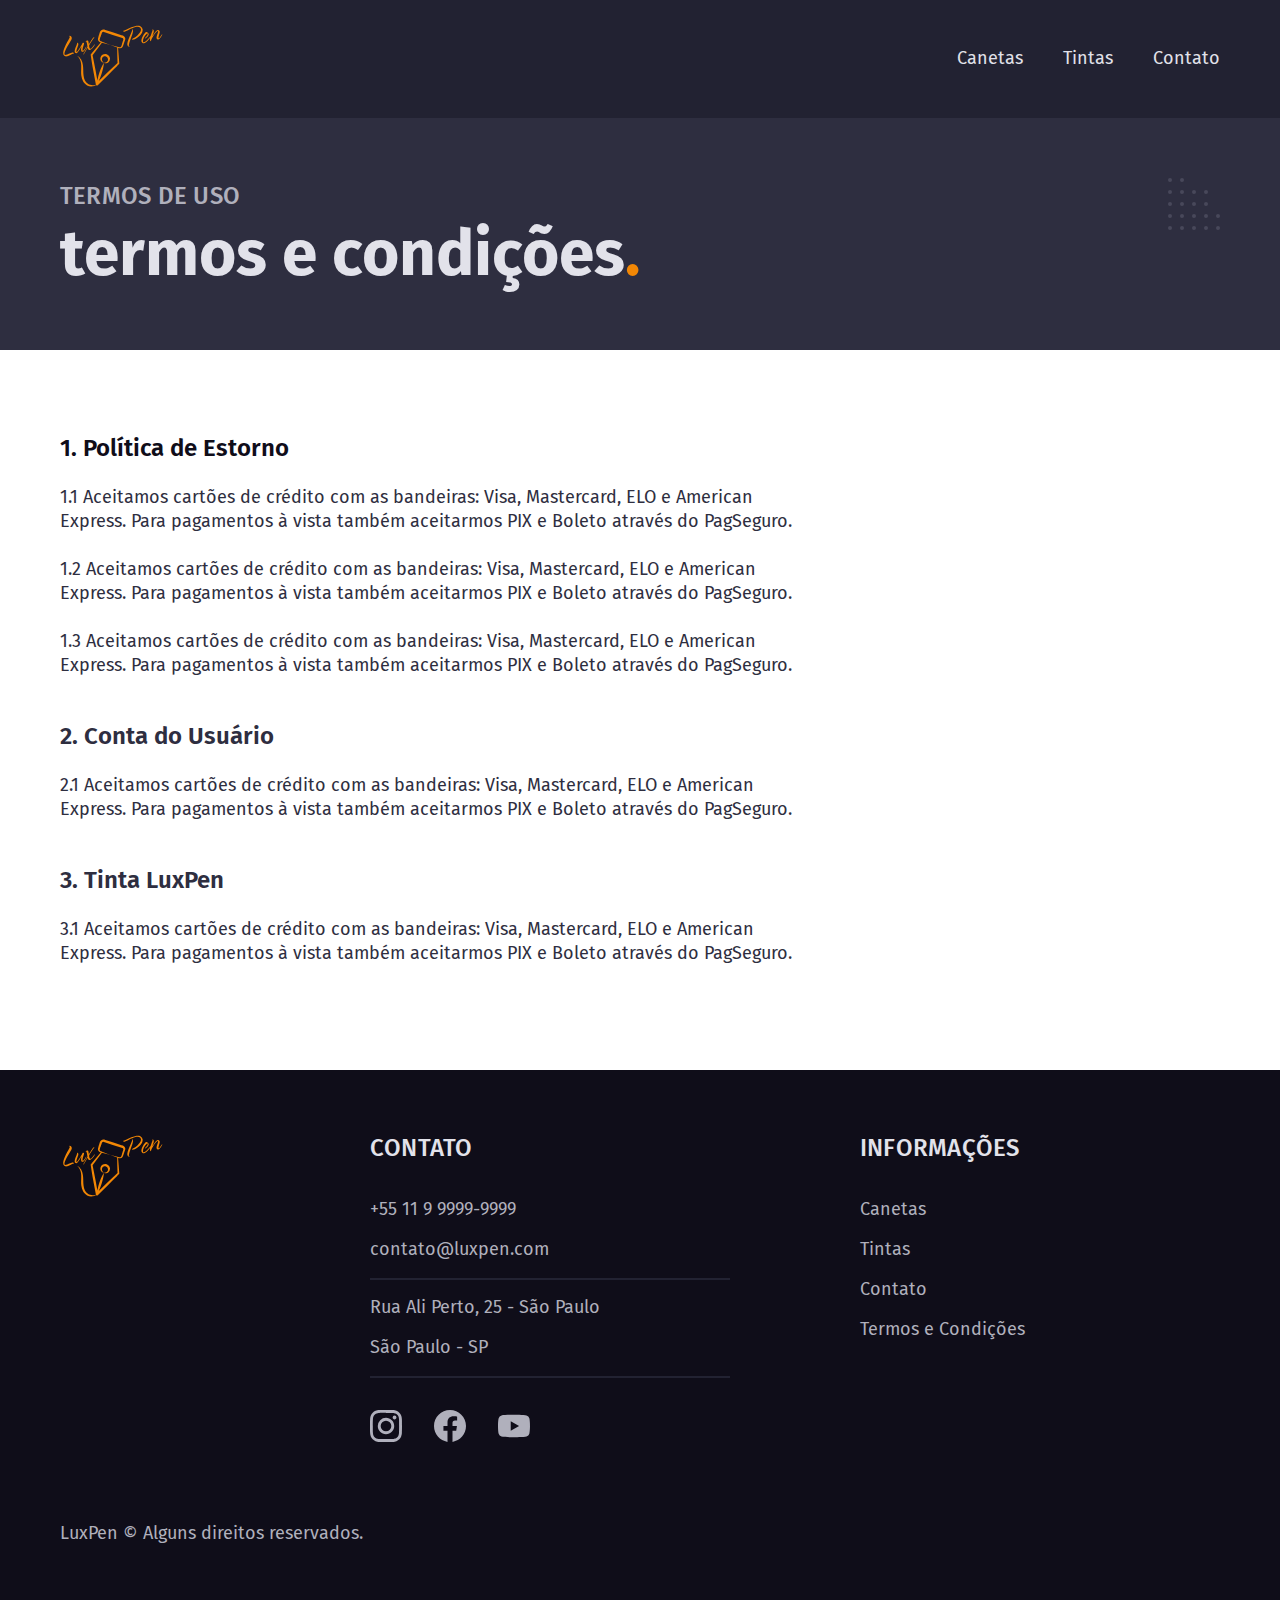
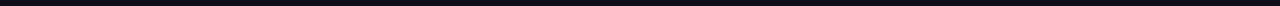
<file: termos.html>
<!DOCTYPE html>
<html lang="pt-br">

<head>
  <meta charset="UTF-8">
  <meta name="viewport" content="width=device-width, initial-scale=1.0">
  <title>Termos e Condições | Lux Pen</title>
  <meta name="description" content="Termos e Condições.">

  <link rel="icon" href="./luxpen.svg" type="image/svg+xml ">
  <link rel="preload" href="./css/style.min.css" as="style">
  <link rel="stylesheet" href="./css/style.min.css">

  <script>document.documentElement.classList.add('js');</script>


  <link rel="preconnect" href="https://fonts.googleapis.com">
  <link rel="preconnect" href="https://fonts.gstatic.com" crossorigin>
  <link href="https://fonts.googleapis.com/css2?family=Fira+Sans:wght@400;500;600;800&family=Playfair+Display:ital,wght@1,400;1,600;1,800&display=swap" rel="stylesheet">

  <script>document.documentElement.classList.add('js');</script>

</head>

<body id="termos">

  <header class="header-bg">
    <div class="header container">
      <a href="./">
        <img src="./img/luxpen.svg" width="103" height="78" alt="Luxpen">
      </a>

      <nav aria-label="primaria">
        <ul class="header-menu font-2-m">
          <li><a href="./canetas.html">Canetas</a></li>
          <li><a href="./tintas.html">Tintas</a></li>
          <li><a href="./contato.html">Contato</a></li>
        </ul>
      </nav>
    </div>
  </header>

  <main>
    <div class="titulo-bg">
      <div class="titulo container">
        <p class="font-2-l-b cor-r3">termos de uso</p>
        <h1 class="font-2-xxl cor-r1">termos e condições<span class="cor-l3">.</span></h1>
      </div>
    </div>

    <div class="termos container font-2-m cor-r7">
      <h2 class="font-2-l-a cor-r10">1. Política de Estorno</h2>
      <p>1.1 Aceitamos cartões de crédito com as bandeiras: Visa, Mastercard, ELO e American Express. Para pagamentos à vista também aceitarmos PIX e Boleto através do PagSeguro.</p>
      <p>1.2 Aceitamos cartões de crédito com as bandeiras: Visa, Mastercard, ELO e American Express. Para pagamentos à vista também aceitarmos PIX e Boleto através do PagSeguro.</p>
      <p>1.3 Aceitamos cartões de crédito com as bandeiras: Visa, Mastercard, ELO e American Express. Para pagamentos à vista também aceitarmos PIX e Boleto através do PagSeguro.</p>
      <h2 class="font-2-l-a">2. Conta do Usuário</h2>
      <p>2.1 Aceitamos cartões de crédito com as bandeiras: Visa, Mastercard, ELO e American Express. Para pagamentos à vista também aceitarmos PIX e Boleto através do PagSeguro.</p>
      <h2 class="font-2-l-a">3. Tinta LuxPen</h2>
      <p>3.1 Aceitamos cartões de crédito com as bandeiras: Visa, Mastercard, ELO e American Express. Para pagamentos à vista também aceitarmos PIX e Boleto através do PagSeguro.</p>
    </div>

  </main>

  <footer class="footer-bg">
    <div class="footer container">
      <img src="./img/luxpen.svg" width="103" height="78" alt="LuxPen">
      <div class="footer-contato">
        <h3 class="font-2-l-b cor-r1">Contato</h3>
        <ul class="font-2-m cor-r3">
          <li><a href="tel:+5511999999999">+55 11 9 9999-9999</a></li>
          <li><a href="mailto:contato@luxpen.com">contato@luxpen.com</a></li>
          <li>Rua Ali Perto, 25 - São Paulo</li>
          <li>São Paulo - SP</li>
        </ul>
        <div class="footer-redes">
          <a href="./">
            <img src="./img/redes/instagram.svg" width="32" height="32" alt="Instagram ">
          </a>
          <a href="./">
            <img src="./img/redes/facebook.svg" width="32" height="32" alt="Facebook ">
          </a>
          <a href="./">
            <img src="./img/redes/youtube.svg" width="32" height="24" alt="Youtube ">
          </a>
        </div>
      </div>
      <div class="footer-informacoes">
        <h3 class="font-2-l-b cor-r1">Informações</h3>
        <nav>
          <ul class="font-2-m cor-r3">
            <li><a href="./canetas.html">Canetas</a></li>
            <li><a href="./tintas.html">Tintas</a></li>
            <li><a href="./contato.html">Contato</a></li>
            <li><a href="./termos.html">Termos e Condições</a></li>
          </ul>
        </nav>
      </div>
      <div class="footer-copy">
        <p class="font-2-m cor-r3">LuxPen © Alguns direitos reservados.</p>
      </div>
    </div>
  </footer>

  <script src="./js/script.js"></script>
</body>

</html>
</file>
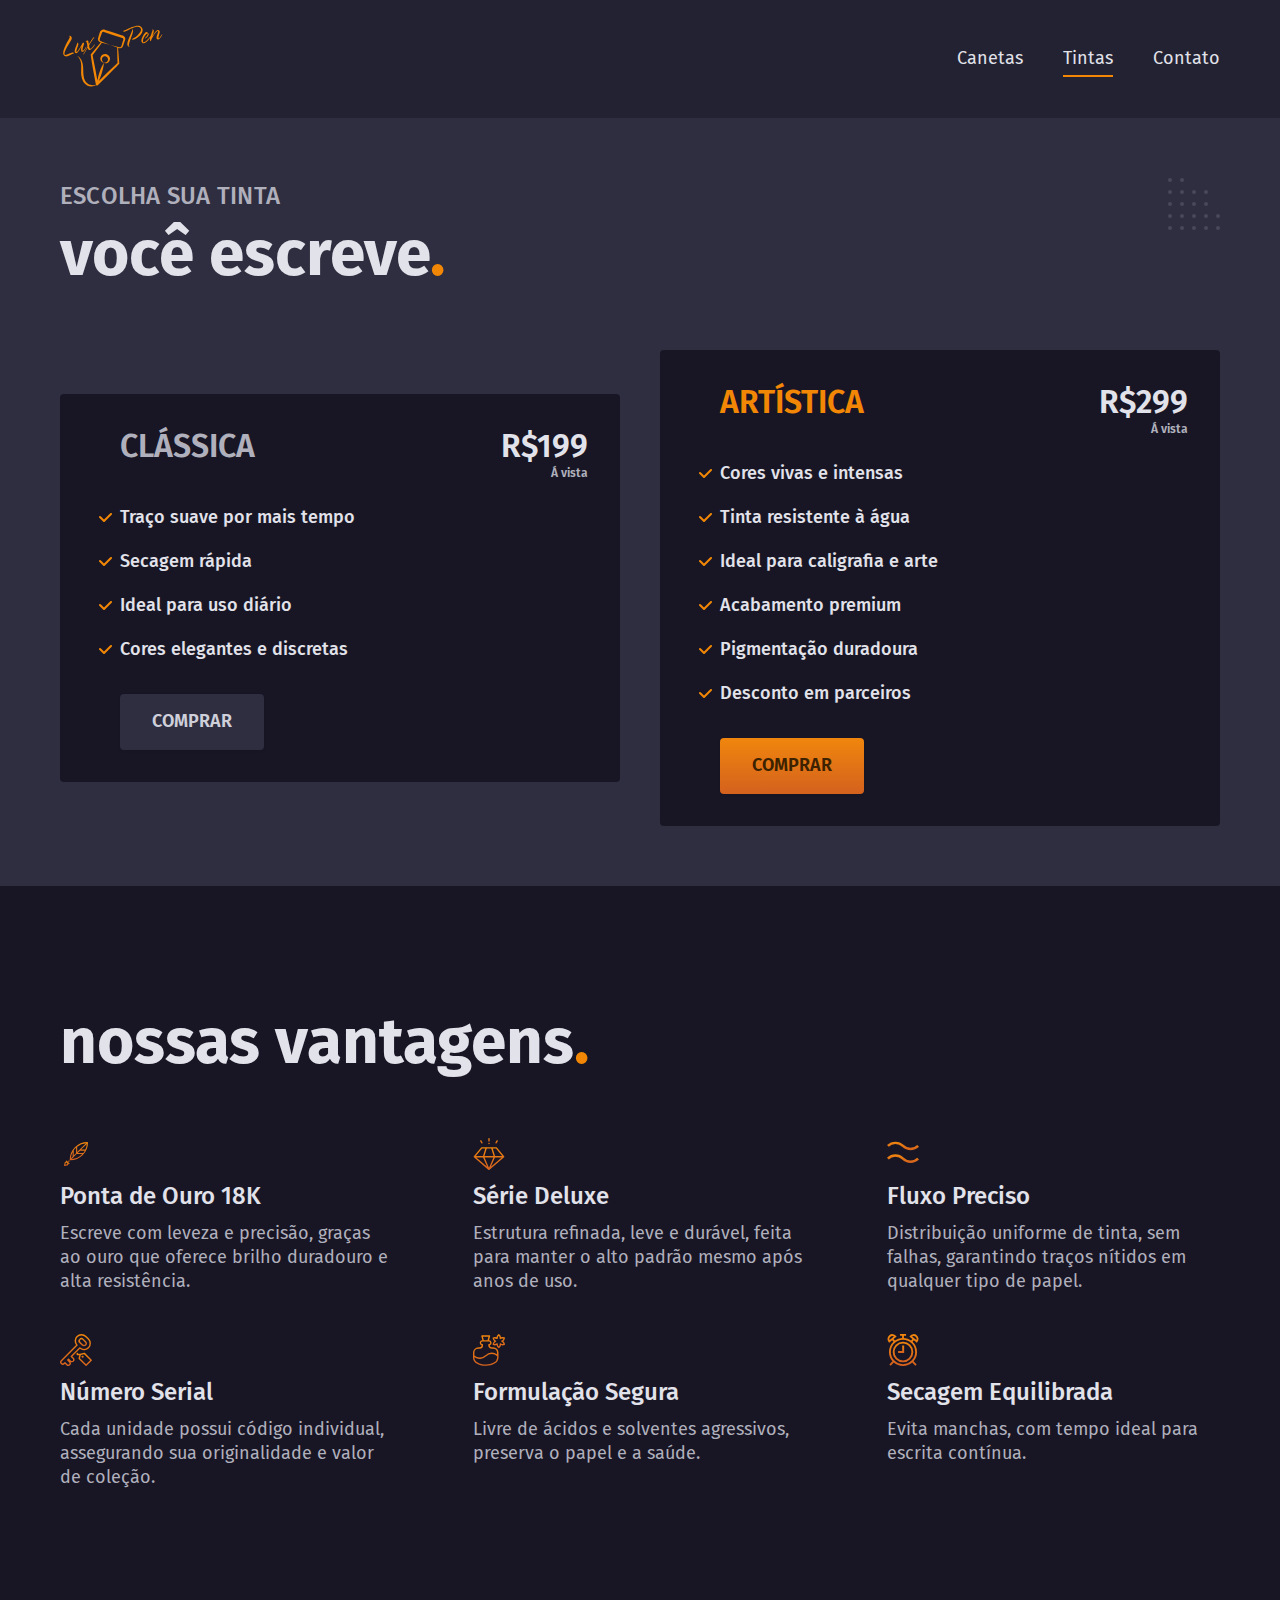
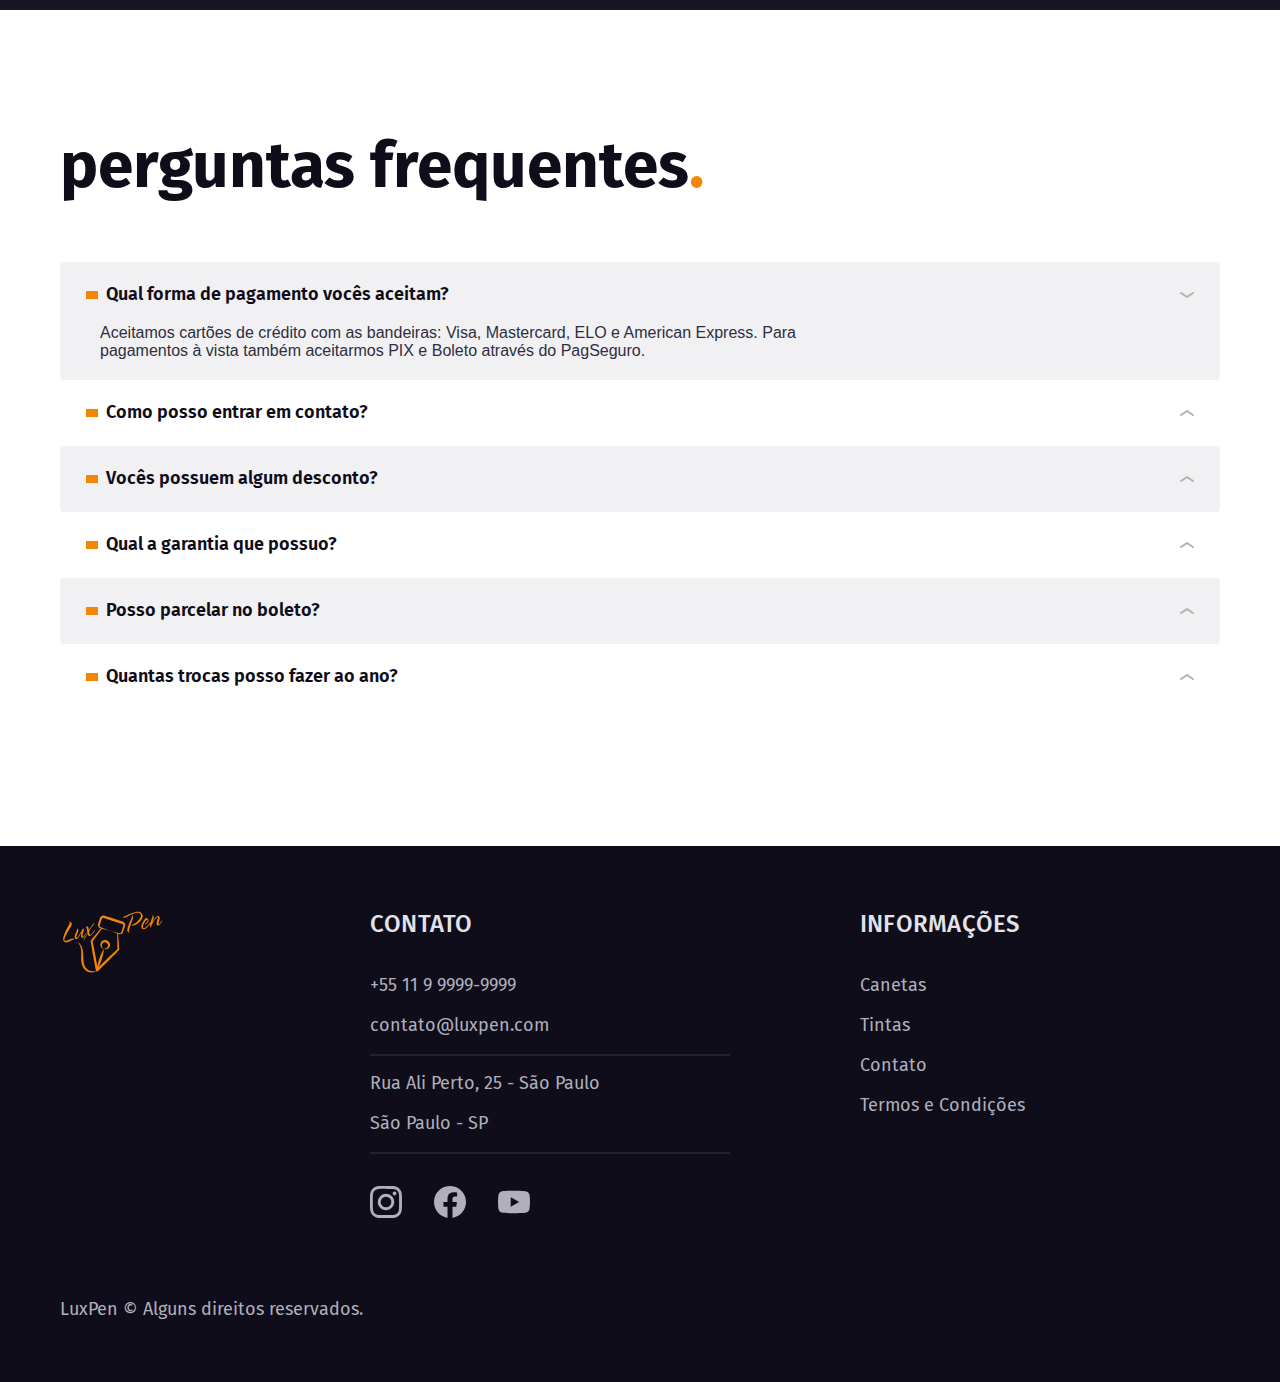
<file: tintas.html>
<!DOCTYPE html>
<html lang="pt-br">

<head>
  <meta charset="UTF-8">
  <meta name="viewport" content="width=device-width, initial-scale=1.0">
  <title>Termos e Condições | Lux Pen</title>
  <meta name="description" content="Termos e Condições.">

  <link rel="icon" href="./luxpen.svg" type="image/svg+xml ">
  <link rel="preload" href="./css/style.min.css" as="style">
  <link rel="stylesheet" href="./css/style.min.css">

  <link rel="preconnect" href="https://fonts.googleapis.com">
  <link rel="preconnect" href="https://fonts.gstatic.com" crossorigin>
  <link href="https://fonts.googleapis.com/css2?family=Fira+Sans:wght@400;500;600;800&family=Playfair+Display:ital,wght@1,400;1,600;1,800&display=swap" rel="stylesheet">

  <script>document.documentElement.classList.add('js');</script>
</head>

<body id="tintas">

  <header class="header-bg">
    <div class="header container">
      <a href="./">
        <img src="./img/luxpen.svg" width="103" height="78" alt="Luxpen">
      </a>

      <nav aria-label="primaria">
        <ul class="header-menu font-2-m">
          <li><a href="./canetas.html">Canetas</a></li>
          <li><a href="./tintas.html">Tintas</a></li>
          <li><a href="./contato.html">Contato</a></li>
        </ul>
      </nav>
    </div>
  </header>

  <main class="tintas-bg">
    <div class="titulo-bg">
      <div class="titulo container">
        <p class="font-2-l-b cor-r3">escolha sua tinta</p>
        <h1 class="font-2-xxl cor-r1">você escreve<span class="cor-l3">.</span></h1>
      </div>
    </div>

    <div class="tintas container fadeInLeft" data-anime='200'>
      <div class="tintas-item">
        <h3 class="font-2-l cor-r3">CLÁSSICA</h3>
        <span class="font-2-l cor-r1">R$199 <span class="font-2-xs-b cor-r3">Á vista</span></span>
        <ul class="font-2-m-c cor-r1">
          <li>Traço suave por mais tempo</li>
          <li> Secagem rápida</li>
          <li>Ideal para uso diário</li>
          <li> Cores elegantes e discretas</li>
        </ul>
        <a class="botao secundario" href="./orcamento.html?tipo=tinta&produto=classica">comprar</a>
      </div>

      <div class="tintas-item fadeInRight" data-anime='400'>
        <h3 class="font-2-l cor-l3">ARTÍSTICA</h3>
        <span class="font-2-l cor-r1">R$299 <span class="font-2-xs-b cor-r3">Á vista</span></span>
        <ul class="font-2-m-c cor-r1">
          <li>Cores vivas e intensas</li>
          <li>Tinta resistente à água</li>
          <li>Ideal para caligrafia e arte</li>
          <li>Acabamento premium</li>
          <li>Pigmentação duradoura</li>
          <li>Desconto em parceiros</li>
        </ul>
        <a class="botao" href="./orcamento.html?tipo=tinta&produto=artistica">comprar</a>
      </div>
    </div>

  </main>

  <article class="vantagens-bg">
    <div class="vantagens container">
      <h2 class="font-2-xxl cor-r1">nossas vantagens<span class="cor-l3">.</span></h2>
      <ul>
        <li>
          <img src="./img/icones/ponta de ouro.svg" width="32" height="32" alt="">
          <h3 class="font-2-l-c cor-r1">Ponta de Ouro 18K</h3>
          <p class="font-2-m cor-r3">Escreve com leveza e precisão, graças ao ouro que oferece brilho duradouro e alta resistência.</p>
        </li>
        <li>
          <img src="./img/icones/serie deluxe.svg" width="32" height="32" alt="">
          <h3 class="font-2-l-c cor-r1">Série Deluxe</h3>
          <p class="font-2-m cor-r3">Estrutura refinada, leve e durável, feita para manter o alto padrão mesmo após anos de uso.</p>
        </li>
        <li>
          <img src="./img/icones/fluxo preciso.svg" width="32" height="32" alt="">
          <h3 class="font-2-l-c cor-r1">Fluxo Preciso</h3>
          <p class="font-2-m cor-r3">Distribuição uniforme de tinta, sem falhas, garantindo traços nítidos em qualquer tipo de papel.</p>
        </li>
        <li>
          <img src="./img/icones/numero serial.svg" width="32" height="32" alt="">
          <h3 class="font-2-l-c cor-r1">Número Serial</h3>
          <p class="font-2-m cor-r3">Cada unidade possui código individual, assegurando sua originalidade e valor de coleção.</p>
        </li>
        <li>
          <img src="./img/icones/formula segura.svg" width="32" height="32" alt="">
          <h3 class="font-2-l-c cor-r1">Formulação Segura</h3>
          <p class="font-2-m cor-r3">Livre de ácidos e solventes agressivos, preserva o papel e a saúde.</p>
        </li>
        <li>
          <img src="./img/icones/secagem rapida.svg" width="32" height="32" alt="">
          <h3 class="font-2-l-c cor-r1">Secagem Equilibrada</h3>
          <p class="font-2-m cor-r3">Evita manchas, com tempo ideal para escrita contínua.</p>
        </li>
      </ul>
    </div>
  </article>

  <article class="perguntas container">
    <h2 class="font-2-xxl cor-r10">perguntas frequentes<span class="cor-l3">.</span></h2>

    <dl>
      <div>
        <dt><button class="font-2-m-b cor-r10" aria-controls="pergunta1" aria-expanded="true">Qual forma de pagamento vocês aceitam?</button></dt>
        <dd id="pergunta1" class="font-2-b cor-r7 ativa">Aceitamos cartões de crédito com as bandeiras: Visa, Mastercard, ELO e American Express. Para pagamentos à vista também aceitarmos PIX e Boleto através do PagSeguro.</dd>
      </div>
      <div>
        <dt> <button class="font-2-m-b cor-r10" aria-controls="pergunta2" aria-expanded="false">Como posso entrar em contato?</button></dt>
        <dd id="pergunta2" class="font-2-b cor-r7">Aceitamos cartões de crédito com as bandeiras: Visa, Mastercard, ELO e American Express. Para pagamentos à vista também aceitarmos PIX e Boleto através do PagSeguro.</dd>
      </div>
      <div>
        <dt><button class="font-2-m-b cor-r10" aria-controls="pergunta3" aria-expanded="false">Vocês possuem algum desconto?</button></dt>
        <dd id="pergunta3" class="font-2-b cor-r7">Aceitamos cartões de crédito com as bandeiras: Visa, Mastercard, ELO e American Express. Para pagamentos à vista também aceitarmos PIX e Boleto através do PagSeguro.</dd>
      </div>
      <div>
        <dt><button class="font-2-m-b cor-r10" aria-controls="pergunta4" aria-expanded="false">Qual a garantia que possuo?</button></dt>
        <dd id="pergunta4" class="font-2-b cor-r7">Aceitamos cartões de crédito com as bandeiras: Visa, Mastercard, ELO e American Express. Para pagamentos à vista também aceitarmos PIX e Boleto através do PagSeguro.</dd>
      </div>
      <div>
        <dt><button class="font-2-m-b cor-r10" aria-controls="pergunta5" aria-expanded="false">Posso parcelar no boleto?</button></dt>
        <dd id="pergunta5" class="font-2-b cor-r7">Aceitamos cartões de crédito com as bandeiras: Visa, Mastercard, ELO e American Express. Para pagamentos à vista também aceitarmos PIX e Boleto através do PagSeguro.</dd>
      </div>
      <div>
        <dt><button class="font-2-m-b cor-r10" aria-controls="pergunta6" aria-expanded="false">Quantas trocas posso fazer ao ano?</button></dt>
        <dd id="pergunta6" class="font-2-b cor-r7">Aceitamos cartões de crédito com as bandeiras: Visa, Mastercard, ELO e American Express. Para pagamentos à vista também aceitarmos PIX e Boleto através do PagSeguro.</dd>
      </div>
    </dl>
  </article>

  <footer class="footer-bg">
    <div class="footer container">
      <img src="./img/luxpen.svg" width="103" height="78" alt="LuxPen">
      <div class="footer-contato">
        <h3 class="font-2-l-b cor-r1">Contato</h3>
        <ul class="font-2-m cor-r3">
          <li><a href="tel:+5511999999999">+55 11 9 9999-9999</a></li>
          <li><a href="mailto:contato@luxpen.com">contato@luxpen.com</a></li>
          <li>Rua Ali Perto, 25 - São Paulo</li>
          <li>São Paulo - SP</li>
        </ul>
        <div class="footer-redes">
          <a href="./">
            <img src="./img/redes/instagram.svg" width="32" height="32" alt="Instagram ">
          </a>
          <a href="./">
            <img src="./img/redes/facebook.svg" width="32" height="32" alt="Facebook ">
          </a>
          <a href="./">
            <img src="./img/redes/youtube.svg" width="32" height="24" alt="Youtube ">
          </a>
        </div>
      </div>
      <div class="footer-informacoes">
        <h3 class="font-2-l-b cor-r1">Informações</h3>
        <nav>
          <ul class="font-2-m cor-r3">
            <li><a href="./canetas.html">Canetas</a></li>
            <li><a href="./tintas.html">Tintas</a></li>
            <li><a href="./contato.html">Contato</a></li>
            <li><a href="./termos.html">Termos e Condições</a></li>
          </ul>
        </nav>
      </div>
      <div class="footer-copy">
        <p class="font-2-m cor-r3">LuxPen © Alguns direitos reservados.</p>
      </div>
    </div>
  </footer>

  <script src="./js/plugins/simple-anime.js"></script>
  <script src="./js/script.js"></script>
</body>

</html>
</file>
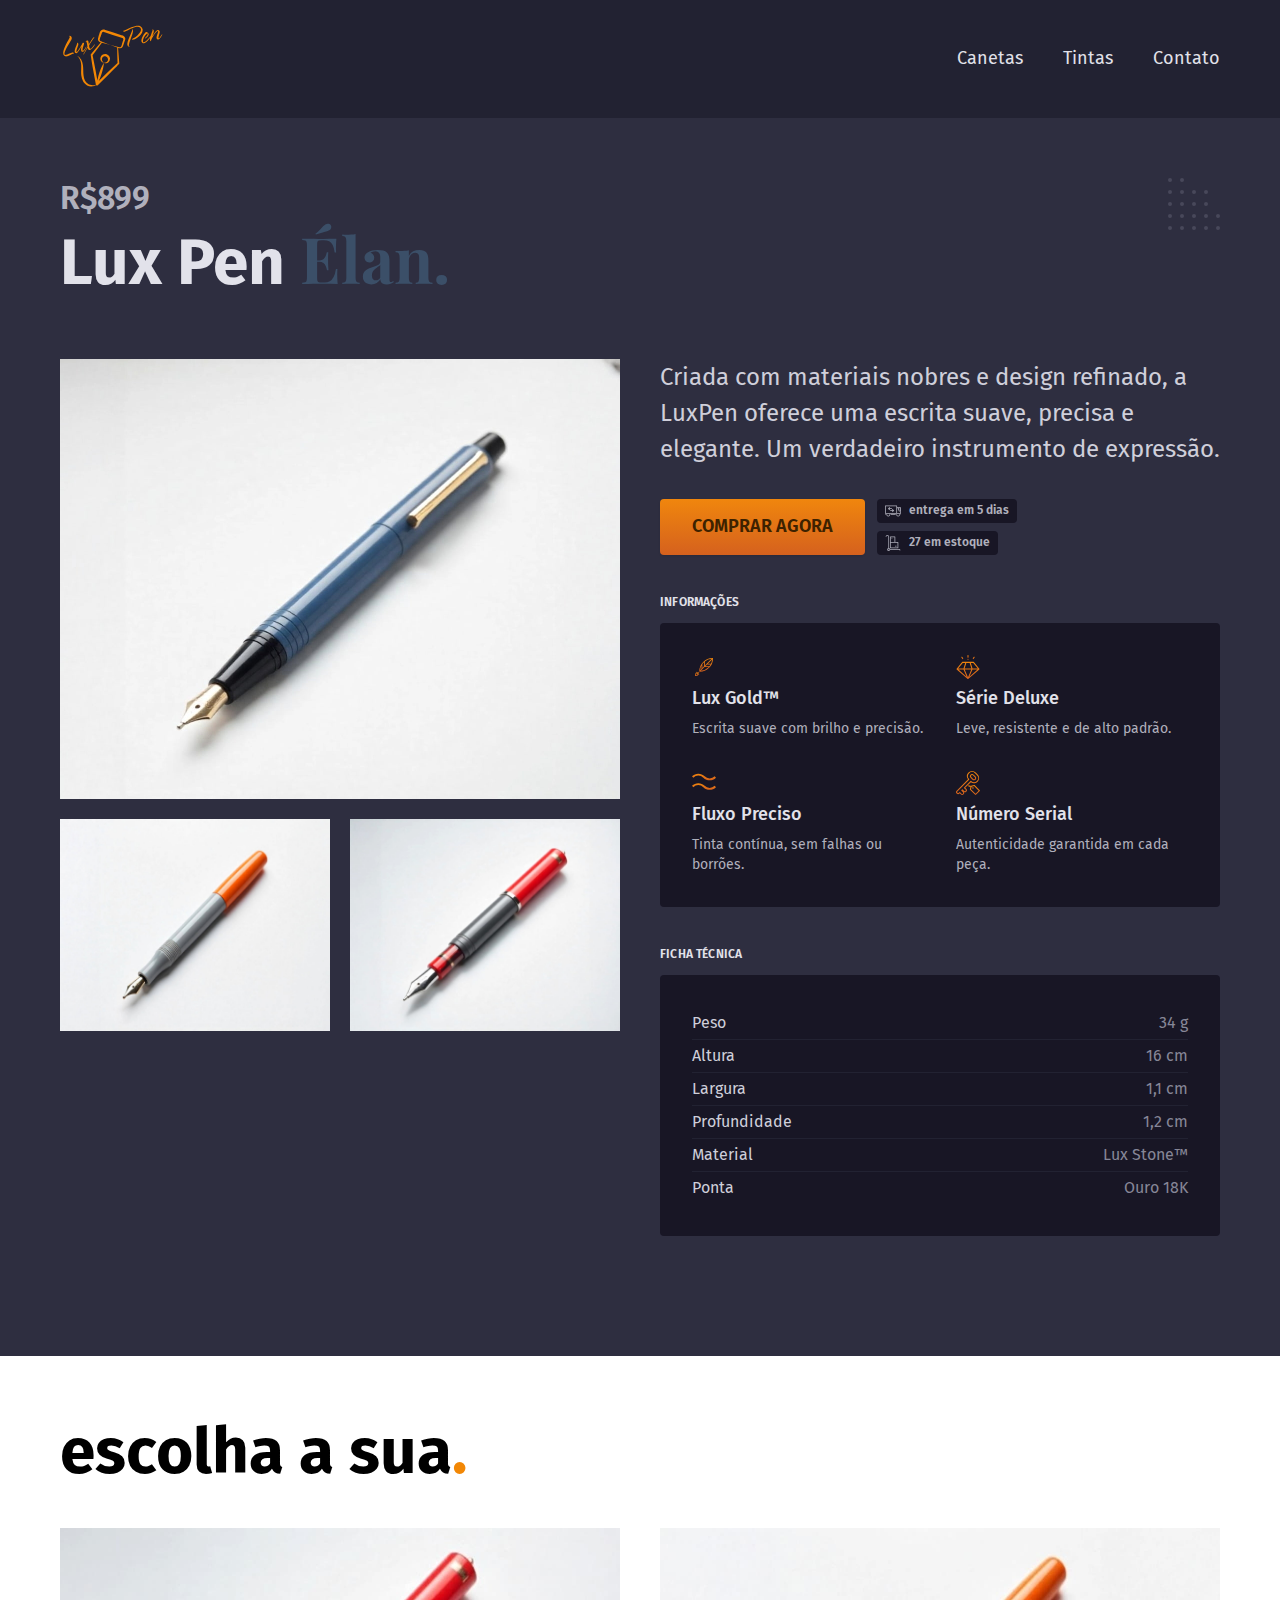
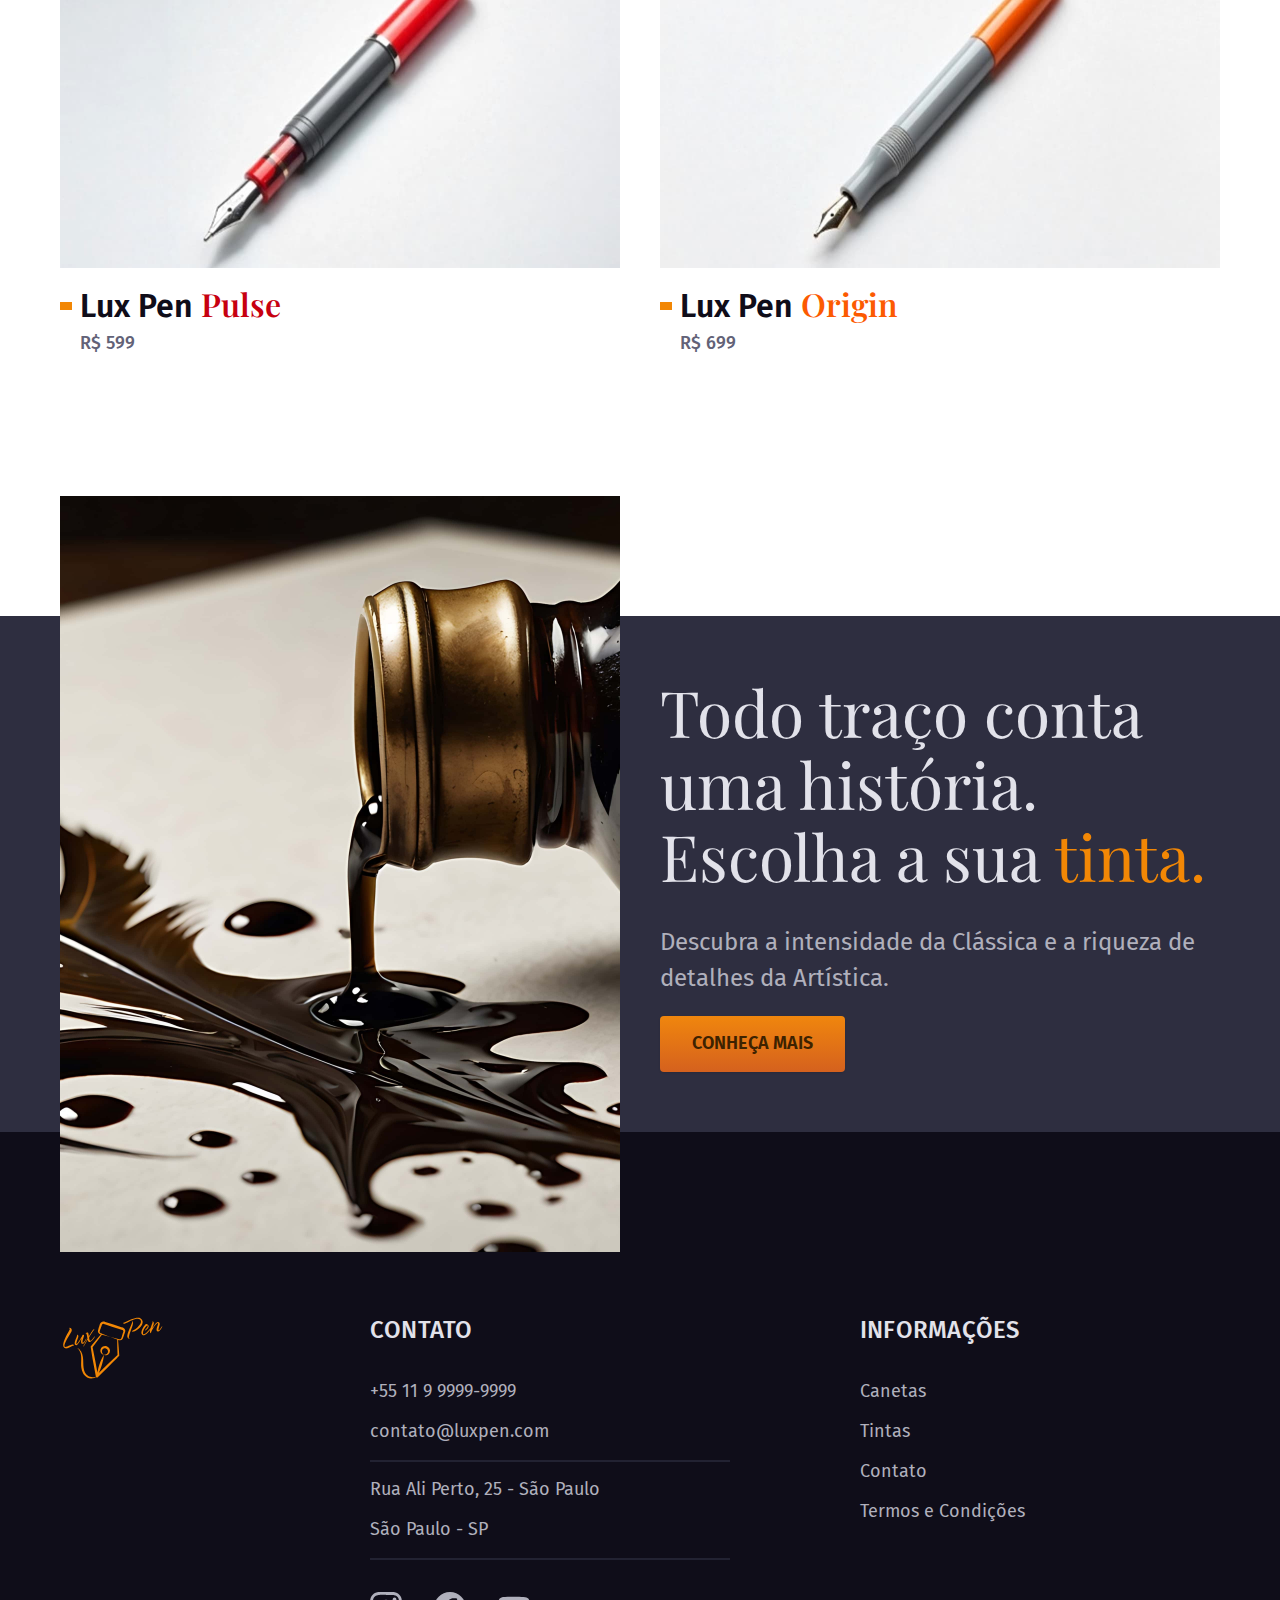
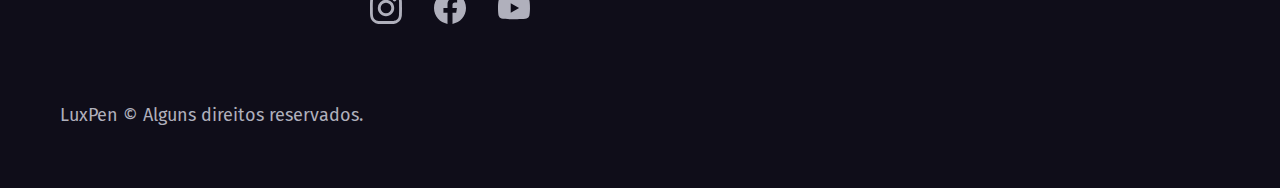
<file: canetas/elan.html>
<!DOCTYPE html>
<html lang="pt-br">

<head>
  <meta charset="UTF-8">
  <meta name="viewport" content="width=device-width, initial-scale=1.0">
  <title>Lux Pen Élan</title>
  <meta name="description" content="Termos e Condições.">

  <link rel="icon" href="../luxpen.svg" type="image/svg+xml ">
  <link rel="preload" href="../css/style.min.css" as="style">
  <link rel="stylesheet" href="../css/style.min.css">


  <link rel="preconnect" href="https://fonts.googleapis.com">
  <link rel="preconnect" href="https://fonts.gstatic.com" crossorigin>
  <link href="https://fonts.googleapis.com/css2?family=Fira+Sans:wght@400;500;600;800&family=Playfair+Display:ital,wght@1,400;1,600;1,800&display=swap" rel="stylesheet">

  <script>document.documentElement.classList.add('js');</script>

</head>

<body id="caneta">

  <header class="header-bg">
    <div class="header container">
      <a href="../">
        <img src="../img/luxpen.svg" width="103" height="78" alt="Luxpen">
      </a>

      <nav aria-label="primaria">
        <ul class="header-menu font-2-m">
          <li><a href="../canetas.html">Canetas</a></li>
          <li><a href="../tintas.html">Tintas</a></li>
          <li><a href="../contato.html">Contato</a></li>
        </ul>
      </nav>
    </div>
  </header>

  <main class="titulo-bg">
    <div>
      <div class="titulo container">
        <p class="font-2-l cor-r3">R$899</p>
        <h1 class="font-2-xxl cor-r1">Lux Pen <span class="tipo-especial cor-p3">Élan.</span></h1>
      </div>
    </div>

    <div class="caneta container">
      <div class="caneta-imagens">
        <img src="../img/caneta/elan3.jpg" width="1220" height="880" alt="Caneta 1">
        <img src="../img/caneta/origin2.jpg" width="1220" height="880" alt="Caneta 2">
        <img src="../img/caneta/pulse1.jpg" width="1220" height="880" alt="Caneta 3">
      </div>
      <div class="caneta-conteudo">
        <p class="font-2-l-a cor-r2">Criada com materiais nobres e design refinado, a LuxPen oferece uma escrita suave, precisa e elegante. Um verdadeiro instrumento de expressão.</p>
        <div class="caneta-comprar">
          <a class="botao" href="../orcamento.html?tipo=luxpen&produto=elan"> comprar agora</a>
          <span class="font-2-xs-b cor-r3"><img src="../img/icones/caminhao.svg" width="16" height="16" alt=""> entrega em 5 dias</span>
          <span class="font-2-xs-b cor-r3"><img src="../img/icones/estoque.svg" width="16" height="16" alt="">27 em estoque</span>
        </div>

        <h2 class="font-2-xs-b cor-r1">Informações</h2>
        <ul class="caneta-informacoes">
          <li>
            <img src="../img/icones/ponta de ouro.svg" width="32" height="32" alt="">
            <h3 class="font-2-m-c cor-r1">Lux Gold™ </h3>
            <p class="font-2-xs cor-r3">Escrita suave com brilho e precisão.</p>
          </li>
          <li>
            <img src="../img/icones/serie deluxe.svg" width="32" height="32" alt="">
            <h3 class="font-2-m-c cor-r1">Série Deluxe</h3>
            <p class="font-2-xs cor-r3">Leve, resistente e de alto padrão.</p>
          </li>
          <li>
            <img src="../img/icones/fluxo preciso.svg" width="32" height="32" alt="">
            <h3 class="font-2-m-c cor-r1">Fluxo Preciso</h3>
            <p class="font-2-xs cor-r3">Tinta contínua, sem falhas ou borrões.</p>
          </li>
          <li>
            <img src="../img/icones/numero serial.svg" width="32" height="32" alt="">
            <h3 class="font-2-m-c cor-r1">Número Serial</h3>
            <p class="font-2-xs cor-r3">Autenticidade garantida em cada peça.</p>
          </li>
        </ul>
        <h2 class="font-2-xs-b cor-r1">Ficha Técnica</h2>
        <ul class="caneta-ficha font-2-s cor-r2">
          <li>Peso <span>34 g</span></li>
          <li>Altura <span>16 cm</span></li>
          <li>Largura <span>1,1 cm</span></li>
          <li>Profundidade <span>1,2 cm</span></li>
          <li>Material <span>Lux Stone™</span></li>
          <li>Ponta <span>Ouro 18K</span></li>
        </ul>
      </div>
    </div>
  </main>

  <article class="canetas-lista container">
    <h2 class="font-2-xxl ">escolha a sua<span class="cor-l3">.</span></h2>

    <ul>
      <li>
        <a href="./pulse.html">
          <img src="../img/canetas/pulse.jpg" width="1120" height="680" alt="Caneta Vermelha">
          <h3 class="font-2-l cor-r10">Lux Pen <span class="tipo-especial-lista cor-p1">Pulse</span></h3>
          <span class="font-2-m-c cor-r5 preco">R$ 599</span>
        </a>
      </li>
      <li>
        <a href="./origin.html">
          <img src="../img/canetas/origin.jpg" width="1120" height="680" alt="Caneta Laranja">
          <h3 class="font-2-l cor-r10">Lux Pen <span class="tipo-especial-lista cor-p2">Origin</span></h3>
          <span class="font-2-m-c cor-r5 preco">R$ 699</span>
        </a>
      </li>

    </ul>
  </article>

  <article class="tinta-bg">
    <div class="tinta container">
      <div class="tinta-imagem">
        <img src="../img/fotos/tintas.jpg" width="2720" height="3024" alt="Recipiente de tinta despejando tinta sobre folha e formando desenho de uma pena">
      </div>
      <div class="tinta-conteudo">
        <h2 class="font-1-xxl cor-r1">Todo traço conta uma história. Escolha a sua <span class="cor-l3">tinta.</span></h2>
        <p class="font-2-l-a cor-r3">Descubra a intensidade da Clássica e a riqueza de detalhes da Artística.</p>
        <a class="botao" href="../tintas.html">Conheça Mais</a>
      </div>
    </div>
  </article>

  <footer class="footer-bg">
    <div class="footer container">
      <img src="../img/luxpen.svg" width="103" height="78" alt="LuxPen">
      <div class="footer-contato">
        <h3 class="font-2-l-b cor-r1">Contato</h3>
        <ul class="font-2-m cor-r3">
          <li><a href="tel:+5511999999999">+55 11 9 9999-9999</a></li>
          <li><a href="mailto:contato@luxpen.com">contato@luxpen.com</a></li>
          <li>Rua Ali Perto, 25 - São Paulo</li>
          <li>São Paulo - SP</li>
        </ul>
        <div class="footer-redes">
          <a href="./">
            <img src="../img/redes/instagram.svg" width="32" height="32" alt="Instagram ">
          </a>
          <a href="./">
            <img src="../img/redes/facebook.svg" width="32" height="32" alt="Facebook ">
          </a>
          <a href="./">
            <img src="../img/redes/youtube.svg" width="32" height="24" alt="Youtube ">
          </a>
        </div>
      </div>
      <div class="footer-informacoes">
        <h3 class="font-2-l-b cor-r1">Informações</h3>
        <nav>
          <ul class="font-2-m cor-r3">
            <li><a href="./canetas.html">Canetas</a></li>
            <li><a href="./tintas.html">Tintas</a></li>
            <li><a href="./contato.html">Contato</a></li>
            <li><a href="./termos.html">Termos e Condições</a></li>
          </ul>
        </nav>
      </div>
      <div class="footer-copy">
        <p class="font-2-m cor-r3">LuxPen © Alguns direitos reservados.</p>
      </div>
    </div>
  </footer>

  <script src="../js/script.js"></script>
</body>

</html>
</file>
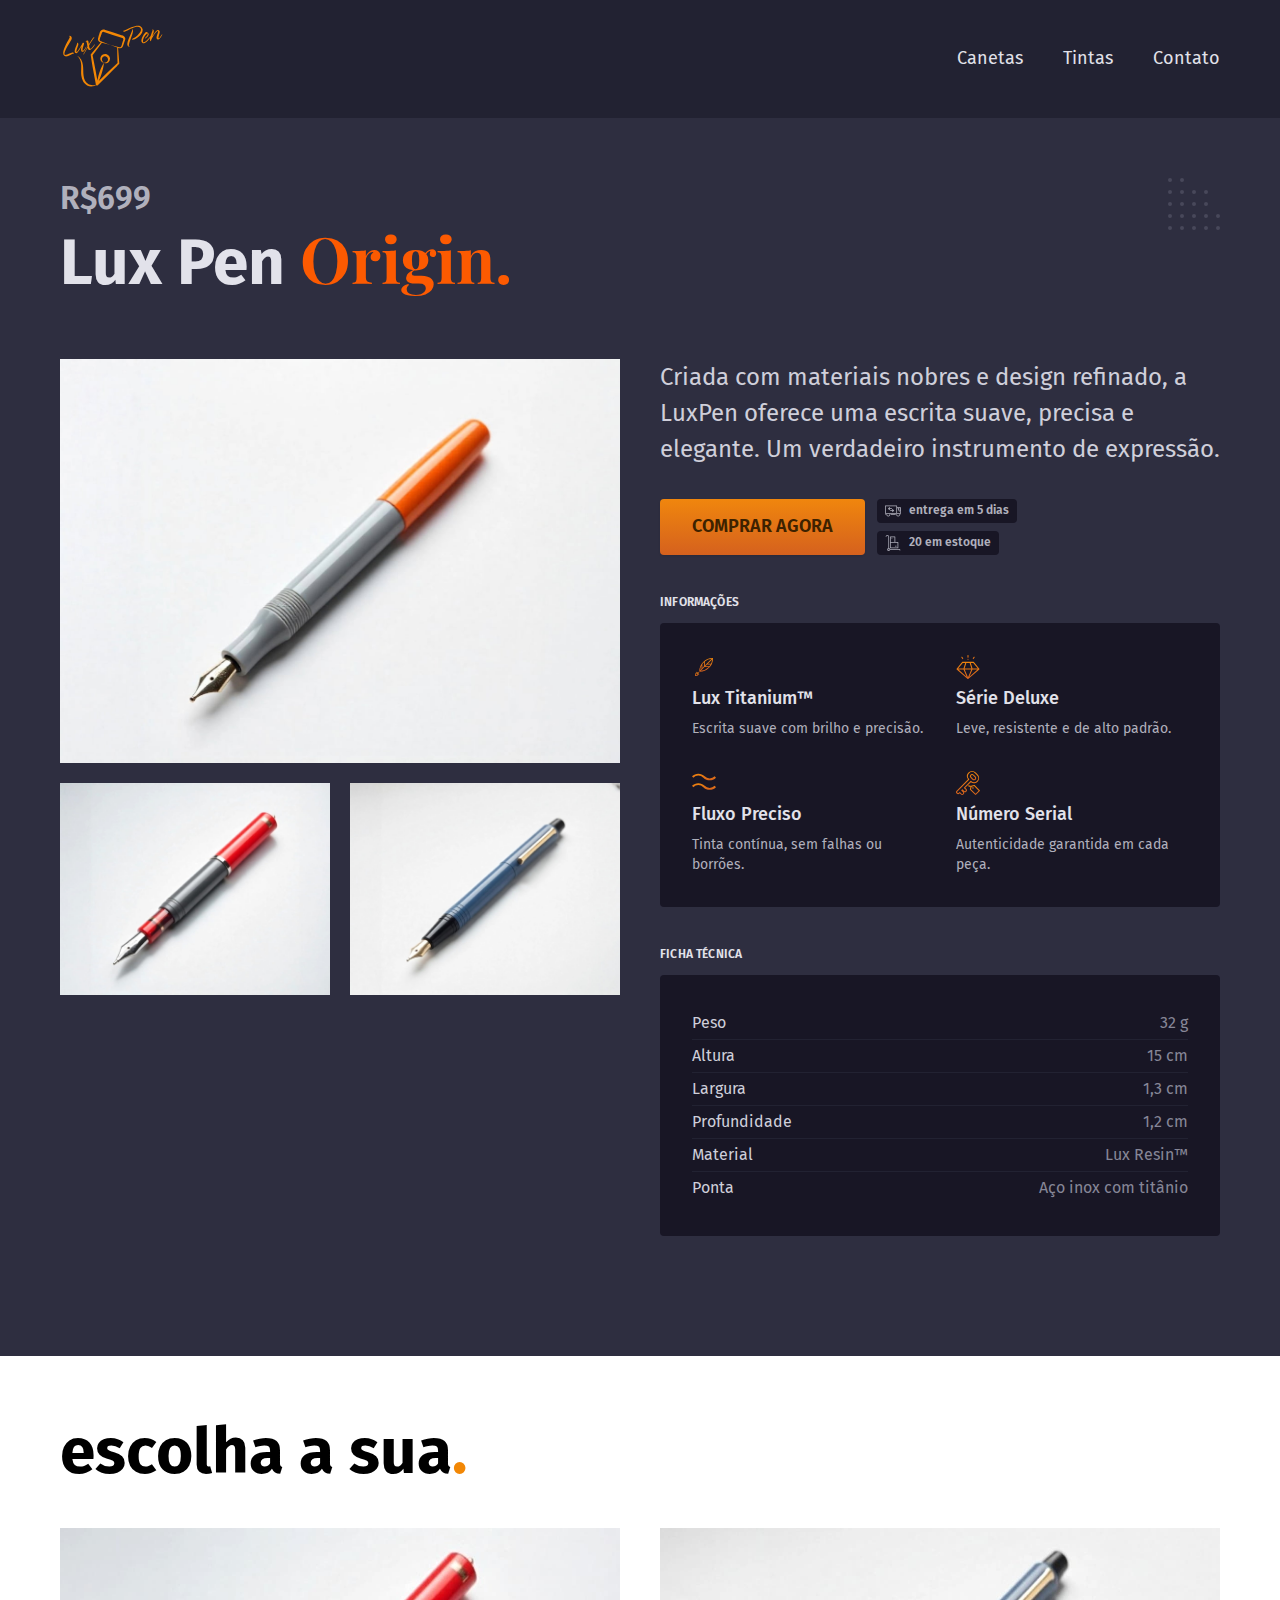
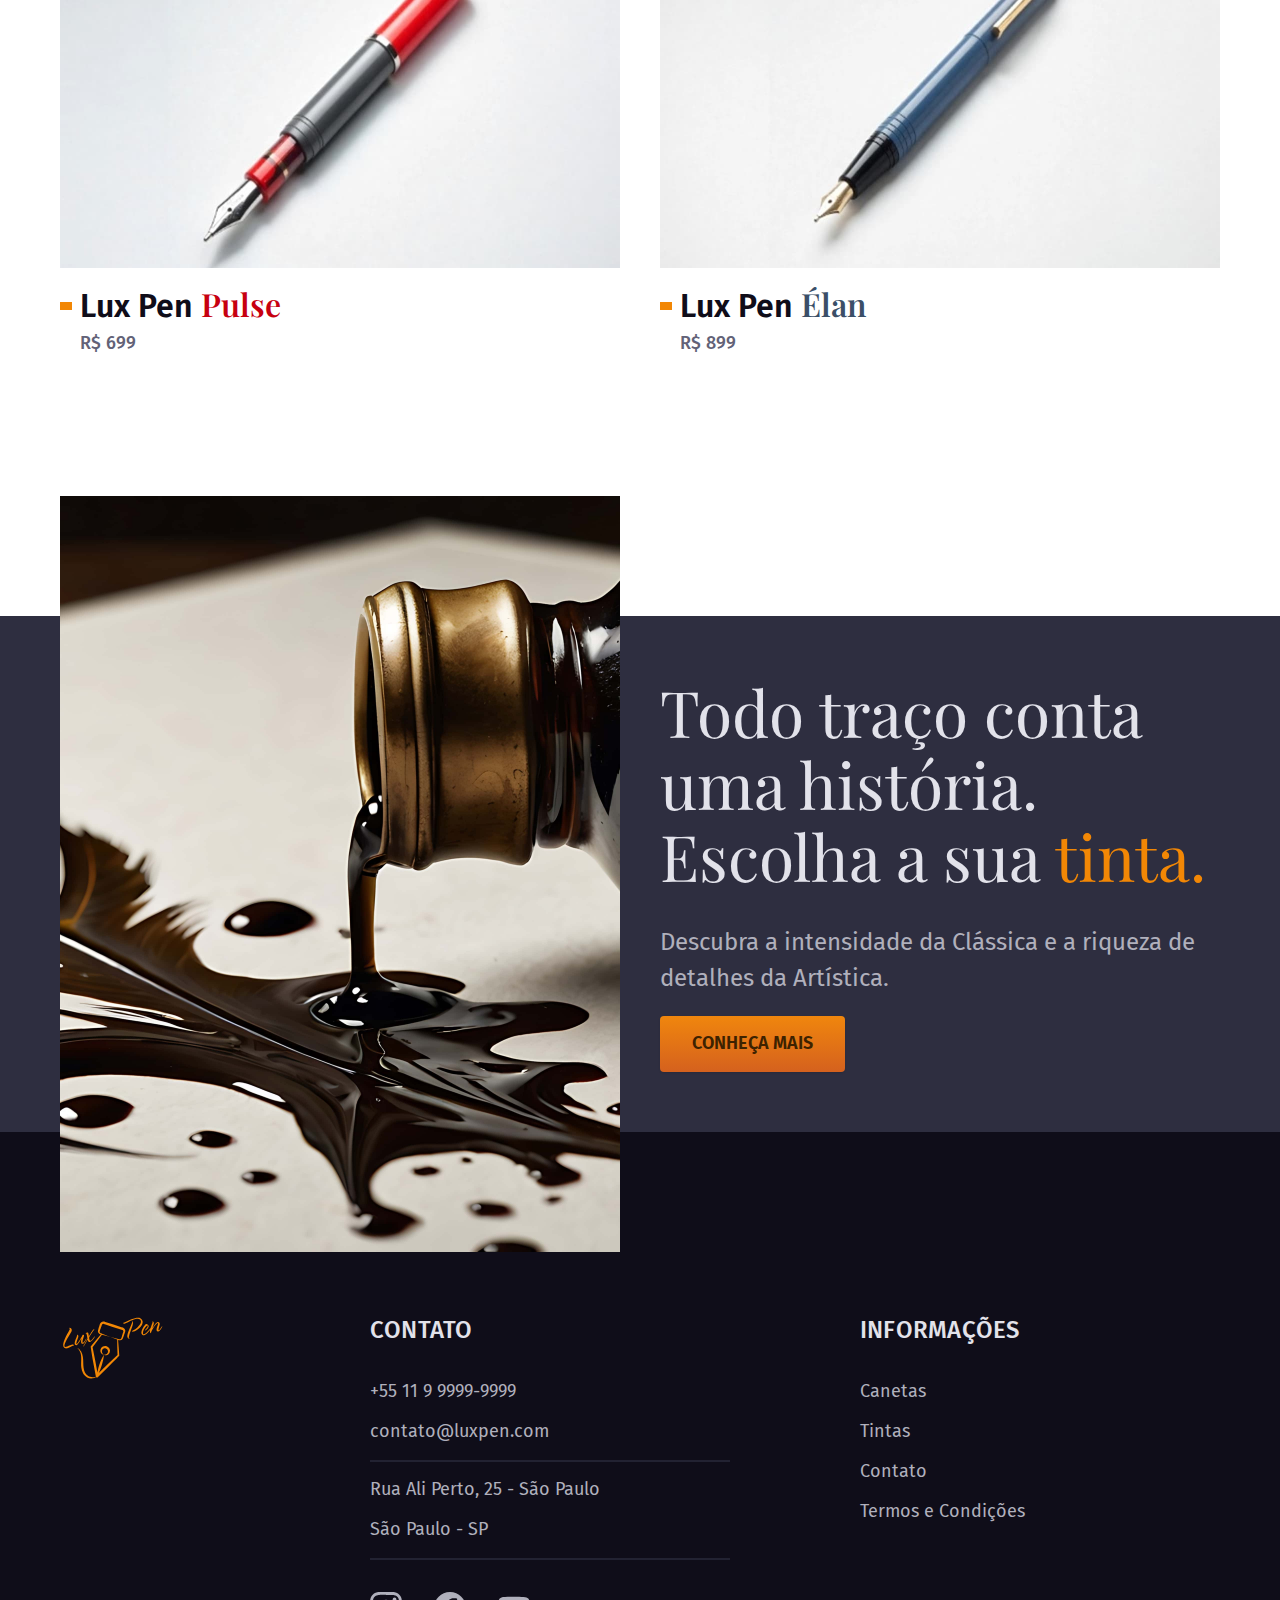
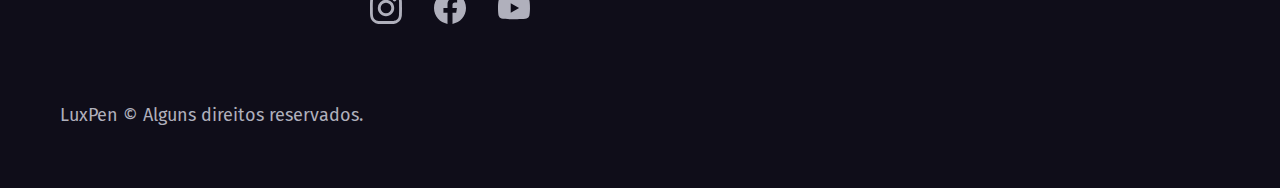
<file: canetas/origin.html>
<!DOCTYPE html>
<html lang="pt-br">

<head>
  <meta charset="UTF-8">
  <meta name="viewport" content="width=device-width, initial-scale=1.0">
  <title>Lux Pen Origin</title>
  <meta name="description" content="Termos e Condições.">

  <link rel="icon" href="../luxpen.svg" type="image/svg+xml ">
  <link rel="preload" href="../css/style.min.css" as="style">
  <link rel="stylesheet" href="../css/style.min.css">


  <link rel="preconnect" href="https://fonts.googleapis.com">
  <link rel="preconnect" href="https://fonts.gstatic.com" crossorigin>
  <link href="https://fonts.googleapis.com/css2?family=Fira+Sans:wght@400;500;600;800&family=Playfair+Display:ital,wght@1,400;1,600;1,800&display=swap" rel="stylesheet">

  <script>document.documentElement.classList.add('js');</script>

</head>

<body id="caneta">

  <header class="header-bg">
    <div class="header container">
      <a href="../">
        <img src="../img/luxpen.svg" width="103" height="78" alt="Luxpen">
      </a>

      <nav aria-label="primaria">
        <ul class="header-menu font-2-m">
          <li><a href="../canetas.html">Canetas</a></li>
          <li><a href="../tintas.html">Tintas</a></li>
          <li><a href="../contato.html">Contato</a></li>
        </ul>
      </nav>
    </div>
  </header>

  <main class="titulo-bg">
    <div>
      <div class="titulo container">
        <p class="font-2-l cor-r3">R$699</p>
        <h1 class="font-2-xxl cor-r1">Lux Pen <span class="tipo-especial cor-p2">Origin.</span></h1>
      </div>
    </div>

    <div class="caneta container">
      <div class="caneta-imagens">
        <img src="../img/caneta/origin2.jpg" width="1220" height="880" alt="Caneta 1">
        <img src="../img/caneta/pulse1.jpg" width="1220" height="880" alt="Caneta 2">
        <img src="../img/caneta/elan3.jpg" width="1220" height="880" alt="Caneta 3">
      </div>
      <div class="caneta-conteudo">
        <p class="font-2-l-a cor-r2">Criada com materiais nobres e design refinado, a LuxPen oferece uma escrita suave, precisa e elegante. Um verdadeiro instrumento de expressão.</p>
        <div class="caneta-comprar">
          <a class="botao" href="../orcamento.html?tipo=luxpen&produto=origin"> comprar agora</a>
          <span class="font-2-xs-b cor-r3"><img src="../img/icones/caminhao.svg" width="16" height="16" alt=""> entrega em 5 dias</span>
          <span class="font-2-xs-b cor-r3"><img src="../img/icones/estoque.svg" width="16" height="16" alt="">20 em estoque</span>
        </div>

        <h2 class="font-2-xs-b cor-r1">Informações</h2>
        <ul class="caneta-informacoes">
          <li>
            <img src="../img/icones/ponta de ouro.svg" width="32" height="32" alt="">
            <h3 class="font-2-m-c cor-r1">Lux Titanium™</h3>
            <p class="font-2-xs cor-r3">Escrita suave com brilho e precisão.</p>
          </li>
          <li>
            <img src="../img/icones/serie deluxe.svg" width="32" height="32" alt="">
            <h3 class="font-2-m-c cor-r1">Série Deluxe</h3>
            <p class="font-2-xs cor-r3">Leve, resistente e de alto padrão.</p>
          </li>
          <li>
            <img src="../img/icones/fluxo preciso.svg" width="32" height="32" alt="">
            <h3 class="font-2-m-c cor-r1">Fluxo Preciso</h3>
            <p class="font-2-xs cor-r3">Tinta contínua, sem falhas ou borrões.</p>
          </li>
          <li>
            <img src="../img/icones/numero serial.svg" width="32" height="32" alt="">
            <h3 class="font-2-m-c cor-r1">Número Serial</h3>
            <p class="font-2-xs cor-r3">Autenticidade garantida em cada peça.</p>
          </li>
        </ul>
        <h2 class="font-2-xs-b cor-r1">Ficha Técnica</h2>
        <ul class="caneta-ficha font-2-s cor-r2">
          <li>Peso <span>32 g</span></li>
          <li>Altura <span>15 cm</span></li>
          <li>Largura <span>1,3 cm</span></li>
          <li>Profundidade <span>1,2 cm</span></li>
          <li>Material <span>Lux Resin™</span></li>
          <li>Ponta <span>Aço inox com titânio</span></li>
        </ul>
      </div>
    </div>
  </main>

  <article class="canetas-lista container">
    <h2 class="font-2-xxl ">escolha a sua<span class="cor-l3">.</span></h2>

    <ul>
      <li>
        <a href="./pulse.html">
          <img src="../img/canetas/pulse.jpg" width="1120" height="680" alt="Caneta Vermelha">
          <h3 class="font-2-l cor-r10">Lux Pen <span class="tipo-especial-lista cor-p1">Pulse</span></h3>
          <span class="font-2-m-c cor-r5 preco">R$ 699</span>
        </a>
      </li>
      <li>
        <a href="./elan.html">
          <img src="../img/canetas/elan.jpg" width="1120" height="680" alt="Caneta azul">
          <h3 class="font-2-l cor-r10">Lux Pen <span class="tipo-especial-lista cor-p3">Élan</span></h3>
          <span class="font-2-m-c cor-r5 preco">R$ 899</span>
        </a>
      </li>
    </ul>
  </article>

  <article class="tinta-bg">
    <div class="tinta container">
      <div class="tinta-imagem">
        <img src="../img/fotos/tintas.jpg" width="2720" height="3024" alt="Recipiente de tinta despejando tinta sobre folha e formando desenho de uma pena">
      </div>
      <div class="tinta-conteudo">
        <h2 class="font-1-xxl cor-r1">Todo traço conta uma história. Escolha a sua <span class="cor-l3">tinta.</span></h2>
        <p class="font-2-l-a cor-r3">Descubra a intensidade da Clássica e a riqueza de detalhes da Artística.</p>
        <a class="botao" href="../tintas.html">Conheça Mais</a>
      </div>
    </div>
  </article>

  <footer class="footer-bg">
    <div class="footer container">
      <img src="../img/luxpen.svg" width="103" height="78" alt="LuxPen">
      <div class="footer-contato">
        <h3 class="font-2-l-b cor-r1">Contato</h3>
        <ul class="font-2-m cor-r3">
          <li><a href="tel:+5511999999999">+55 11 9 9999-9999</a></li>
          <li><a href="mailto:contato@luxpen.com">contato@luxpen.com</a></li>
          <li>Rua Ali Perto, 25 - São Paulo</li>
          <li>São Paulo - SP</li>
        </ul>
        <div class="footer-redes">
          <a href="./">
            <img src="../img/redes/instagram.svg" width="32" height="32" alt="Instagram ">
          </a>
          <a href="./">
            <img src="../img/redes/facebook.svg" width="32" height="32" alt="Facebook ">
          </a>
          <a href="./">
            <img src="../img/redes/youtube.svg" width="32" height="24" alt="Youtube ">
          </a>
        </div>
      </div>
      <div class="footer-informacoes">
        <h3 class="font-2-l-b cor-r1">Informações</h3>
        <nav>
          <ul class="font-2-m cor-r3">
            <li><a href="./canetas.html">Canetas</a></li>
            <li><a href="./tintas.html">Tintas</a></li>
            <li><a href="./contato.html">Contato</a></li>
            <li><a href="./termos.html">Termos e Condições</a></li>
          </ul>
        </nav>
      </div>
      <div class="footer-copy">
        <p class="font-2-m cor-r3">LuxPen © Alguns direitos reservados.</p>
      </div>
    </div>
  </footer>

  <script src="../js/script.js"></script>
</body>

</html>
</file>
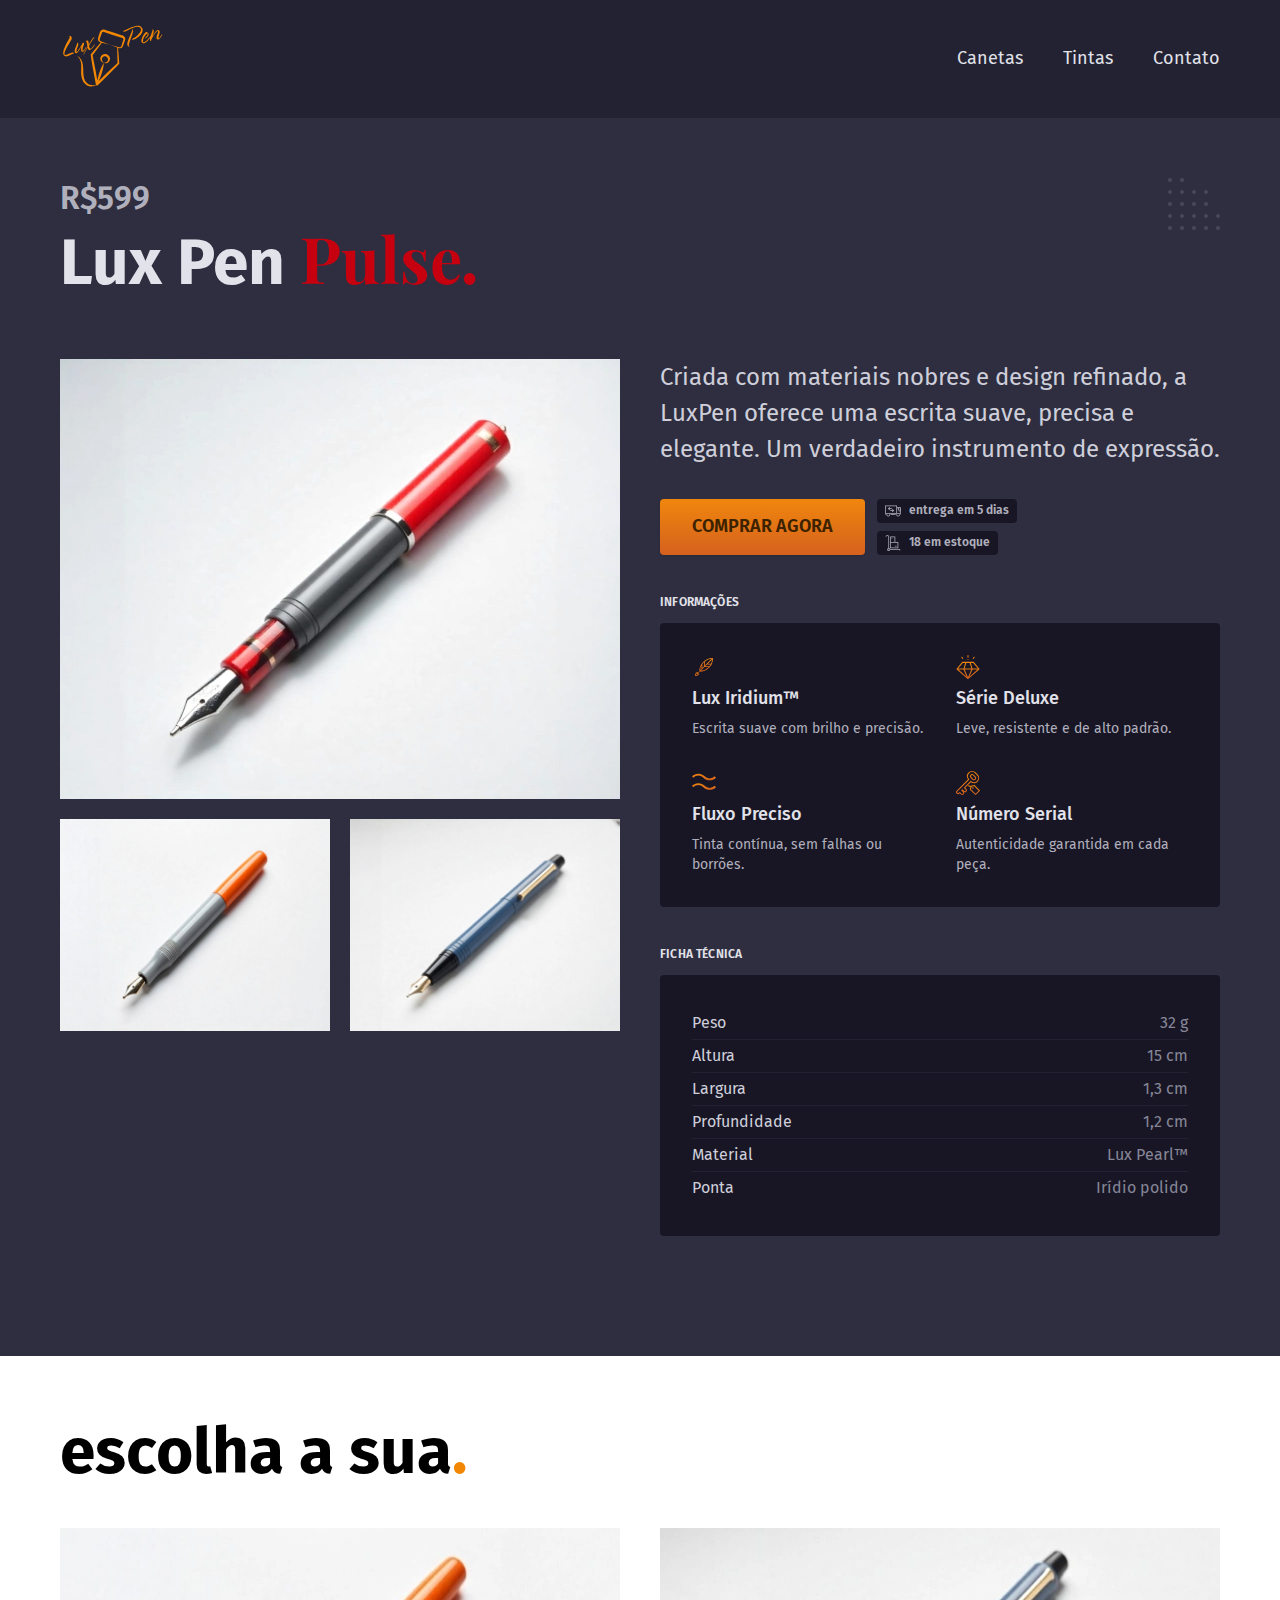
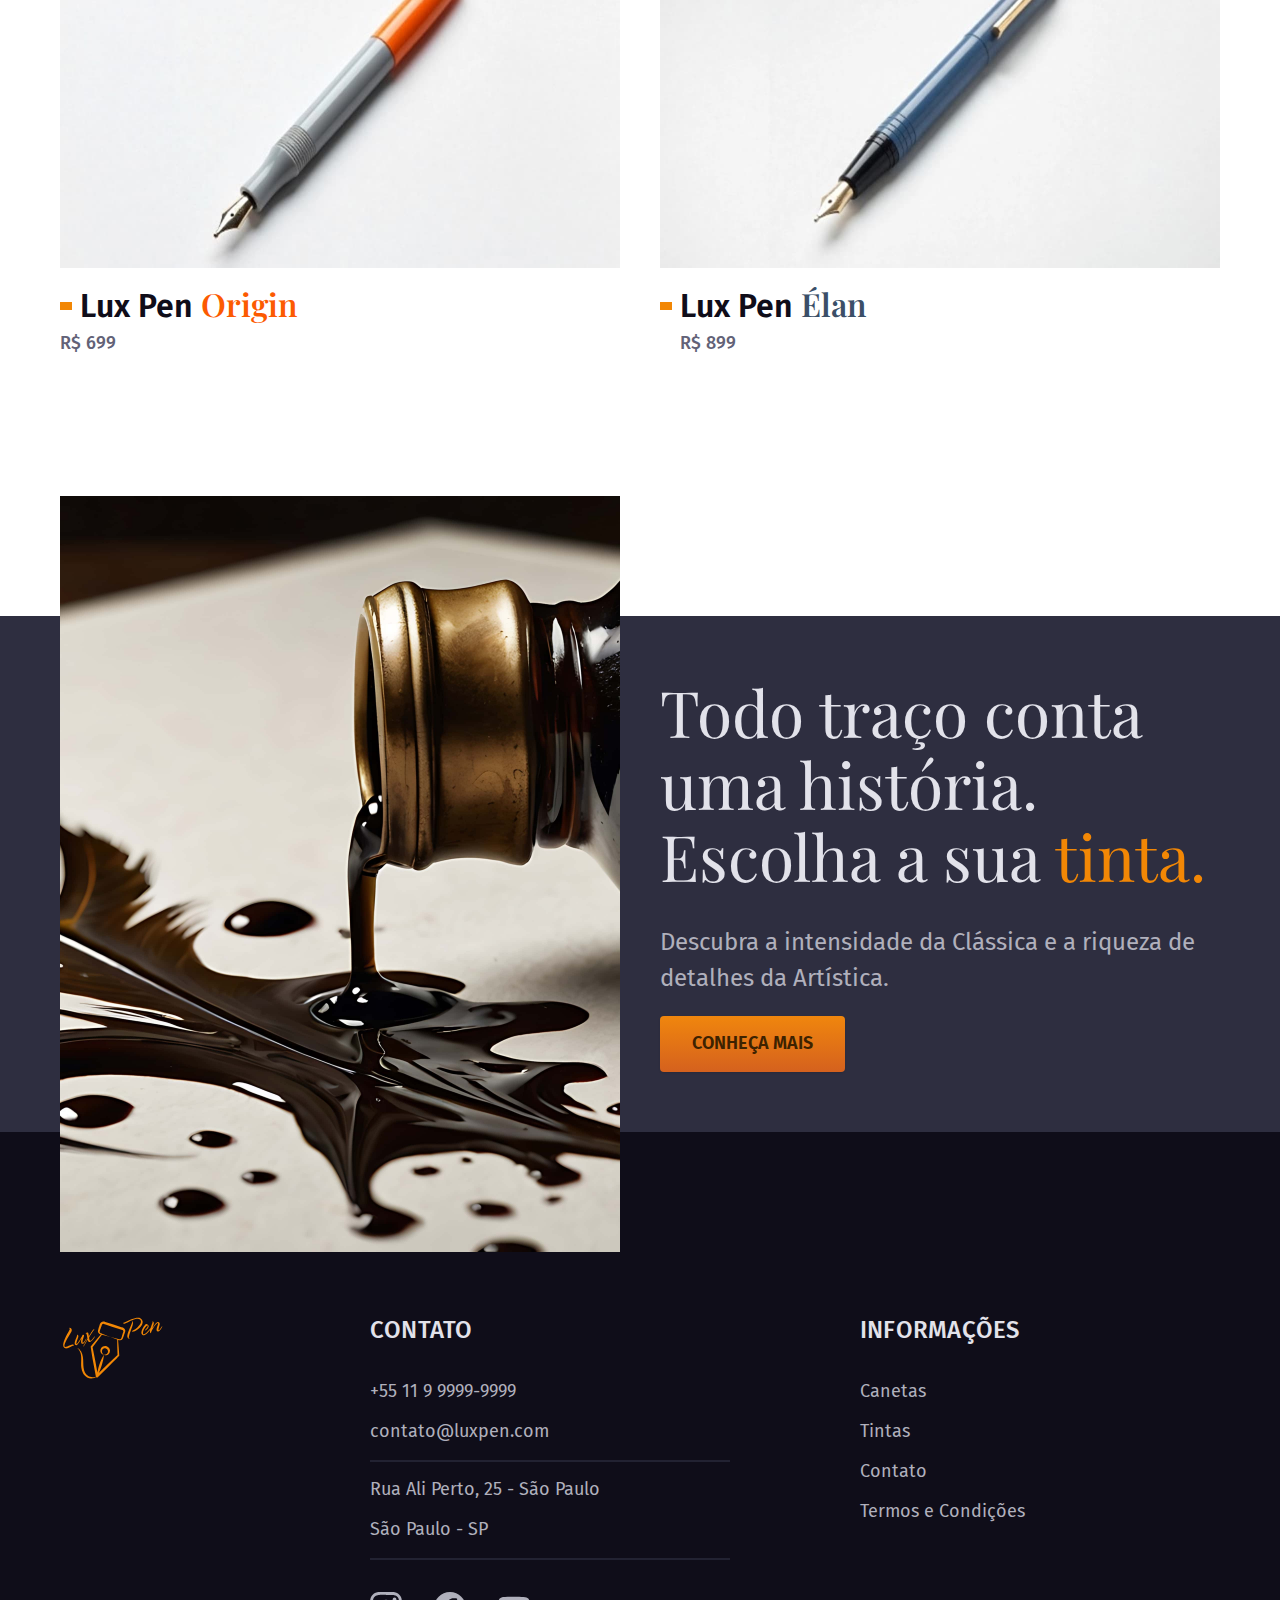
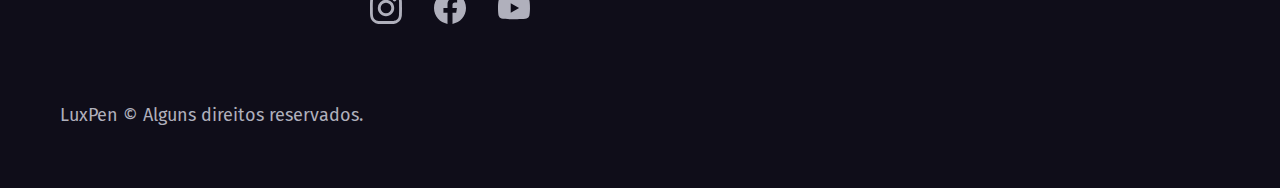
<file: canetas/pulse.html>
<!DOCTYPE html>
<html lang="pt-br">

<head>
  <meta charset="UTF-8">
  <meta name="viewport" content="width=device-width, initial-scale=1.0">
  <title>Lux Pen Pulse</title>
  <meta name="description" content="Termos e Condições.">

  <link rel="icon" href="../luxpen.svg" type="image/svg+xml ">
  <link rel="preload" href="../css/style.min.css" as="style">
  <link rel="stylesheet" href="../css/style.min.css">


  <link rel="preconnect" href="https://fonts.googleapis.com">
  <link rel="preconnect" href="https://fonts.gstatic.com" crossorigin>
  <link href="https://fonts.googleapis.com/css2?family=Fira+Sans:wght@400;500;600;800&family=Playfair+Display:ital,wght@1,400;1,600;1,800&display=swap" rel="stylesheet">

  <script>document.documentElement.classList.add('js');</script>

</head>

<body id="caneta">

  <header class="header-bg">
    <div class="header container">
      <a href="../">
        <img src="../img/luxpen.svg" width="103" height="78" alt="Luxpen">
      </a>

      <nav aria-label="primaria">
        <ul class="header-menu font-2-m">
          <li><a href="../canetas.html">Canetas</a></li>
          <li><a href="../tintas.html">Tintas</a></li>
          <li><a href="../contato.html">Contato</a></li>
        </ul>
      </nav>
    </div>
  </header>

  <main class="titulo-bg">
    <div>
      <div class="titulo container">
        <p class="font-2-l cor-r3">R$599</p>
        <h1 class="font-2-xxl cor-r1">Lux Pen <span class="tipo-especial cor-p1">Pulse</span><span class="cor-p1">.</span></h1>
      </div>
    </div>

    <div class="caneta container">
      <div class="caneta-imagens">
        <img src="../img/caneta/pulse1.jpg" width="1120" height="880" alt="Caneta 1">
        <img src="../img/caneta/origin2.jpg" width="1120" height="880" alt="Caneta 2">
        <img src="../img/caneta/elan3.jpg" width="1120" height="880" alt="Caneta 3">
      </div>
      <div class="caneta-conteudo">
        <p class="font-2-l-a cor-r2">Criada com materiais nobres e design refinado, a LuxPen oferece uma escrita suave, precisa e elegante. Um verdadeiro instrumento de expressão.</p>
        <div class="caneta-comprar">
          <a class="botao" href="../orcamento.html?tipo=luxpen&produto=pulse"> comprar agora</a>
          <span class="font-2-xs-b cor-r3"><img src="../img/icones/caminhao.svg" width="16" height="16" alt=""> entrega em 5 dias</span>
          <span class="font-2-xs-b cor-r3"><img src="../img/icones/estoque.svg" width="16" height="16" alt="">18 em estoque</span>
        </div>

        <h2 class="font-2-xs-b cor-r1">Informações</h2>
        <ul class="caneta-informacoes">
          <li>
            <img src="../img/icones/ponta de ouro.svg" width="32" height="32" alt="">
            <h3 class="font-2-m-c cor-r1">Lux Iridium™</h3>
            <p class="font-2-xs cor-r3">Escrita suave com brilho e precisão.</p>
          </li>
          <li>
            <img src="../img/icones/serie deluxe.svg" width="32" height="32" alt="">
            <h3 class="font-2-m-c cor-r1">Série Deluxe</h3>
            <p class="font-2-xs cor-r3">Leve, resistente e de alto padrão.</p>
          </li>
          <li>
            <img src="../img/icones/fluxo preciso.svg" width="32" height="32" alt="">
            <h3 class="font-2-m-c cor-r1">Fluxo Preciso</h3>
            <p class="font-2-xs cor-r3">Tinta contínua, sem falhas ou borrões.</p>
          </li>
          <li>
            <img src="../img/icones/numero serial.svg" width="32" height="32" alt="">
            <h3 class="font-2-m-c cor-r1">Número Serial</h3>
            <p class="font-2-xs cor-r3">Autenticidade garantida em cada peça.</p>
          </li>
        </ul>
        <h2 class="font-2-xs-b cor-r1">Ficha Técnica</h2>
        <ul class="caneta-ficha font-2-s cor-r2">
          <li>Peso <span>32 g</span></li>
          <li>Altura <span>15 cm</span></li>
          <li>Largura <span>1,3 cm</span></li>
          <li>Profundidade <span>1,2 cm</span></li>
          <li>Material <span>Lux Pearl™</span></li>
          <li>Ponta <span>Irídio polido</span></li>
        </ul>
      </div>

    </div>
  </main>

  <article class="canetas-lista container">
    <h2 class="font-2-xxl ">escolha a sua<span class="cor-l3">.</span></h2>

    <ul>
      <li>
        <a href="./origin.html">
          <img src="../img/canetas/origin.jpg" width="1120" height="680" alt="Caneta Laranja">
          <h3 class="font-2-l cor-r10">Lux Pen <span class="tipo-especial-lista cor-p2">Origin</span></h3>
          <span class="font-2-m-c cor-r5">R$ 699</span>
        </a>
      </li>
      <li>
        <a href="./elan.html">
          <img src="../img/canetas/elan.jpg" width="1120" height="680" alt="Caneta azul">
          <h3 class="font-2-l cor-r10">Lux Pen <span class="tipo-especial-lista cor-p3">Élan</span></h3>
          <span class="font-2-m-c cor-r5 preco">R$ 899</span>
        </a>
      </li>
    </ul>
  </article>

  <article class="tinta-bg">
    <div class="tinta container">
      <div class="tinta-imagem">
        <img src="../img/fotos/tintas.jpg" width="2720" height="3024" alt="Recipiente de tinta despejando tinta sobre folha e formando desenho de uma pena">
      </div>
      <div class="tinta-conteudo">
        <h2 class="font-1-xxl cor-r1">Todo traço conta uma história. Escolha a sua <span class="cor-l3">tinta.</span></h2>
        <p class="font-2-l-a cor-r3">Descubra a intensidade da Clássica e a riqueza de detalhes da Artística.</p>
        <a class="botao" href="../tintas.html">Conheça Mais</a>
      </div>
    </div>
  </article>

  <footer class="footer-bg">
    <div class="footer container">
      <img src="../img/luxpen.svg" width="103" height="78" alt="LuxPen">
      <div class="footer-contato">
        <h3 class="font-2-l-b cor-r1">Contato</h3>
        <ul class="font-2-m cor-r3">
          <li><a href="tel:+5511999999999">+55 11 9 9999-9999</a></li>
          <li><a href="mailto:contato@luxpen.com">contato@luxpen.com</a></li>
          <li>Rua Ali Perto, 25 - São Paulo</li>
          <li>São Paulo - SP</li>
        </ul>
        <div class="footer-redes">
          <a href="./">
            <img src="../img/redes/instagram.svg" width="32" height="32" alt="Instagram ">
          </a>
          <a href="./">
            <img src="../img/redes/facebook.svg" width="32" height="32" alt="Facebook ">
          </a>
          <a href="./">
            <img src="../img/redes/youtube.svg" width="32" height="24" alt="Youtube ">
          </a>
        </div>
      </div>
      <div class="footer-informacoes">
        <h3 class="font-2-l-b cor-r1">Informações</h3>
        <nav>
          <ul class="font-2-m cor-r3">
            <li><a href="./canetas.html">Canetas</a></li>
            <li><a href="./tintas.html">Tintas</a></li>
            <li><a href="./contato.html">Contato</a></li>
            <li><a href="./termos.html">Termos e Condições</a></li>
          </ul>
        </nav>
      </div>
      <div class="footer-copy">
        <p class="font-2-m cor-r3">LuxPen © Alguns direitos reservados.</p>
      </div>
    </div>
  </footer>

  <script src="../js/script.js"></script>
</body>

</html>
</file>
<file: css/style.min.css>
body{margin:0;font-family:Inter,Helvetica,sans-serif}blockquote,dd,h1,h2,h3,h4,p,ul{margin:0}ul{padding:0;list-style:none}a{text-decoration:none;color:inherit}img{max-width:100%;height:auto;display:block}img [src$=".jpg"]{border-radius:4px}.font-1-xxxl{font:400 7.2rem/0.8 "Playfair Display",serif}.font-1-xxl{font:400 4rem/1.125 "Playfair Display",serif}.font-1-xl{font:800 2rem/1.25 "Playfair Display",serif}.font-2-xxl{font:700 4rem/1.125 "Fira Sans",sans-serif}.font-2-l{font:600 2rem/1.25 "Fira Sans",sans-serif}.font-2-l-a,.font-2-l-b{font:400 1.5rem/1.5 "Fira Sans",sans-serif}.font-2-l-b{font-weight:500;letter-spacing:.015rem;text-transform:uppercase}.font-2-l-c{font:500 1.5rem/1.5 "Fira Sans",sans-serif}.font-2-m,.font-2-m-b{font:400 1.125rem/1.333 "Fira Sans",sans-serif}.font-2-m-b{font-weight:600}.font-2-m-c{font:500 1.125rem/1.333 "Fira Sans",sans-serif}.font-2-s{font:400 1rem/1.5 "Fira Sans",sans-serif}.font-2-s-a{font:500 1rem/1.5 "Fira Sans",sans-serif}.font-2-xs{font:400 0.875rem/1.428 "Fira Sans",sans-serif}.font-2-xs-b{font:600 0.75rem/1.333 "Fira Sans",sans-serif}.font-1-Es{font:400 1.25rem/1.25 "Playfair Display",sans-serif;font-style:italic}.tipo-especial{font-family:"Playfair Display"}.tipo-especial-lista{font-family:"Playfair Display";padding-left:8px;padding-bottom:4px}@media (max-width:1200px){.font-1-xxxl{font-size:4.5rem}.font-2-l-a,.font-2-l-b{font-size:1.125rem}}@media (max-width:800px){.font-1-xxxl{font-size:4rem}.font-2-xxl{font-size:2rem}.font-1-xxl{font-size:3.5rem}}:root{--w-0:#ffffff;--r-0:#F1F1F4;--r-1:#E2E2EA;--r-2:#CFCFDA;--r-3:#B0B0BC;--r-4:#868697;--r-5:#626277;--r-6:#434357;--r-7:#2E2E40;--r-8:#222232;--r-9:#181625;--r-10:#0F0D19;--r-11:#0F0D19;--r-12:#07060F;--l-1:#F2CA05;--l-2:#F2A705;--l-3:#F28705;--l-4:#914F00;--l-5:#3D2200;--p-1:#C70010;--p-2:#FC5A01;--p-3:#3B4F68}.cor-w0{color:var(--w-0)}.cor-r0{color:var(--r-0)}.cor-r1{color:var(--r-1)}.cor-r2{color:var(--r-2)}.cor-r3{color:var(--r-3)}.cor-r4{color:var(--r-4)}.cor-r5{color:var(--r-5)}.cor-r6{color:var(--r-6)}.cor-r7{color:var(--r-7)}.cor-r8{color:var(--r-8)}.cor-r9{color:var(--r-9)}.cor-r10{color:var(--r-10)}.cor-r11{color:var(--r-11)}.cor-r12{color:var(--r-12)}.cor-l1{color:var(--l-1)}.cor-l2{color:var(--l-2)}.cor-l3{color:var(--l-3)}.cor-l4{color:var(--l-4)}.cor-l5{color:var(--l-5)}.cor-p1{color:var(--p-1)}.cor-p2{color:var(--p-2)}.cor-p3{color:var(--p-3)}.js .fadeInDown{transform:translate3d(0,-20px,0)}.js .fadeInUp{transform:translate3d(0,20px,0)}.js .fadeInRight{transform:translate3d(20px,0,0)}.js .fadeInLeft{transform:translate3d(-20px,0,0)}.js [data-anime]{opacity:0}.js .anime{opacity:1;transform:none;transition:transform .8s,opacity .8s}.header-bg{background-color:var(--r-8)}.header{display:flex;flex-wrap:wrap;gap:20px;justify-content:space-between;align-items:center;padding-top:20px;padding-bottom:20px}.header-menu{display:flex;flex-wrap:wrap;gap:40px}.header-menu a{color:var(--r-1);display:inline-block;padding:16px 0;position:relative}.header-menu a:after{content:"";display:block;height:2px;width:0;background-color:var(--l-3);margin-top:4px;transition:.3s;position:absolute}.header-menu a.ativo::after,.header-menu a:hover::after{width:100%}@media (max-width:800px){.header-menu{gap:20px}.header-menu a{background:var(--r-7);padding:12px 16px;border-radius:4px}.header-menu a:hover{background-color:var(--r-6)}.header-menu a:after{display:none}}@media (max-width:600px){.header-menu{gap:12px}.header-menu a{padding:8px 12px;font-size:14px}}.footer-bg{background-color:var(--r-10)}.footer{display:grid;grid-template-columns:3fr 5fr 4fr;gap:40px;padding-top:60px;padding-bottom:60px}.footer h3{margin-bottom:32px}.footer-contato ul{margin-bottom:32px}.footer-contato li:nth-child(2n):after{content:"";display:block;max-width:360px;height:2px;background:var(--r-8);margin-top:16px}.footer li{margin-bottom:16px}.footer-redes{display:flex;gap:32px;align-items:center}.footer a:hover{color:var(--r-1)}.footer-copy{grid-column:1/-1;margin-top:40px}@media (max-width:800px){.footer>img{display:none}.footer{grid-template-columns:1fr 1fr}}@media (max-width:600px){.footer{grid-template-columns:1fr;gap:60px}.footer-copy{margin-top:0}}.container{box-sizing:border-box;max-width:1200px;padding-left:20px;padding-right:20px;margin-left:auto;margin-right:auto}.botao{display:inline-block;padding:16px 32px;background:linear-gradient(#f0860d,#d5611e);border-radius:4px;box-shadow:0 1px 2px rgba(0,0,0,.1);color:var(--l-5);text-transform:uppercase;font:600 1.125rem/1.333 "Fira Sans",sans-serif;max-width:max-content;border:none;cursor:pointer}.botao:hover{background:linear-gradient(#d07205,#d15b17)}.botao.secundario{background:var(--r-7);color:var(--r-2)}.secundario:hover{background:var(--r-8)}.botao.seta{display:flex;align-items:center}.botao.seta::after{content:"";display:inline-block;width:18px;height:10px;margin-left:12px;background:url("../img/icones/seta.svg");transition:transform .2s}.botao.seta:hover::after{transform:translateX(4px)}@media (max-width:600px){.botao{padding:12px 16px;font-size:1rem}}.link{display:inline-block;color:var(--l-3);font:500 1.5rem/1.5 "Fira Sans",sans-serif;text-transform:uppercase}.link::after{content:"";display:block;width:100%;height:4px;background-color:currentColor}.link:hover{color:var(--r-1)}.titulo-bg{padding-top:60px;padding-bottom:60px;background-color:var(--r-7)}.titulo{background:url(../img/dec/top-right.svg) no-repeat top right 20px}.titulo p{margin-bottom:4px}@media (max-width:800px){.titulo-bg{padding-top:40px;padding-bottom:40px}.titulo p{font-size:1rem;text-transform:lowercase;font-weight:400}}.form{display:grid;grid-template-columns:repeat(2,1fr);gap:20px}.form label{display:block;font:400 1rem/1.5 "Fira Sans",sans-serif;margin-bottom:4px}.form .col-2{grid-column:span 2}.form input[type=email],.form input[type=text],.form textarea{font:400 1rem/1.5 "Fira Sans",sans-serif;background:var(--r-0);border:1px solid var(--r-1);padding:12px;border-radius:4px;width:100%;box-sizing:border-box}.form input[type=email]:focus,.form input[type=text]:focus,.form textarea:focus{outline:0;border-color:var(--l-3);background:var(--w-0);box-shadow:0 0 0 2px #fea}@media (max-width:600px){.form{grid-template-columns:1fr}.form .col-2{grid-column:1}}.introducao-bg{background:var(--r-8) url(../img/dec/bottom-left.svg) no-repeat bottom 160px left 20px;box-shadow:inset 0 -120px var(--w-0)}.introducao{display:grid;grid-template-columns:1fr 1fr;gap:0 40px}.introducao-conteudo{align-self:flex-end;padding-bottom:200px}.introducao img{width:100%;height:100%;object-fit:cover;border-radius:4px}.introducao h1{padding-bottom:32px;color:var(--r-1)}.introducao p{padding-bottom:20px;color:var(--r-3)}@media (max-width:800px){.introducao-bg{background:var(--r-7);padding-top:40px;box-shadow:inset 0 -60px #fff}.introducao{grid-template-columns:1fr;gap:32px}.introducao-conteudo{padding-bottom:0}.introducao h1{margin-bottom:16px}.introducao img{height:300px;width:100%}}.inovacao-bg{background-color:var(--r-8);box-shadow:inset 0 80px var(--w-0),inset 0 -80px var(--w-0)}.inovacao{display:grid;grid-template-columns:1fr 1fr;gap:40px}.inovacao-imagem img{width:100%;height:100%;object-fit:cover;object-position:left}.inovacao-conteudo{padding-top:160px;padding-bottom:160px}.inovacao-conteudo>span{display:block;margin-bottom:20px}.inovacao-conteudo h2{margin-bottom:32px}.inovacao-conteudo>p{margin-bottom:20px}.inovacao a{margin-bottom:80px}.inovacao-vantagens{display:flex;gap:40px}.inovacao-vantagens h3{margin-bottom:8px;width:max-content}.inovacao-vantagens img{width:24px;margin-bottom:8px}@media (max-width:800px){.inovacao-bg{box-shadow:initial}.inovacao{grid-template-columns:1fr}.inovacao-conteudo{padding-top:60px;padding-bottom:60px}.inovacao-imagem{display:none}.inovacao a{margin-bottom:60px}}@media (max-width:600px){.inovacao-vantagens{flex-direction:column}}.parceiros{padding-top:60px;padding-bottom:120px}.parceiros h2{margin-bottom:60px}.parceiros ul{padding:0 20px;max-width:1400px;display:grid;grid-template-columns:repeat(4,1fr);margin:0 auto}.parceiros li{display:flex;padding:32px;border-left:2px solid var(--r-1)}.parceiros img{margin:auto}.parceiros li:first-child,.parceiros li:nth-child(5){border-left:none}.parceiros li:nth-child(n+5){border-top:2px solid var(--r-1)}@media (max-width:800px){.parceiros{padding-bottom:60px}.parceiros li{padding:20px}.parceiros h2{padding-bottom:20px}.parceiros ul{grid-template-columns:repeat(2,1fr)}.parceiros li:nth-child(n+3){border-top:2px solid var(--r-1)}.parceiros li:nth-child(odd){border-left:none}}.depoimento{display:grid;grid-template-columns:repeat(2,1fr);background-color:var(--l-2);overflow:hidden}.depoimento img{width:100%;height:100%;object-fit:cover;border-radius:0}.depoimento-conteudo{padding:40px 40px 80px 80px;align-self:end;background:url(../img/dec/bottom-right.svg) no-repeat bottom 40px right 40px}.depoimento-conteudo p{max-width:34ch;margin-bottom:32px;position:relative}.depoimento p::after,.depoimento p::before{font-size:5rem;color:var(--l-3);position:absolute}.depoimento p::before{content:"“";left:-50px;top:-30px}.depoimento p::after{content:"”"}@media (max-width:1200px){.depoimento img{max-height:520px}}@media (max-width:800px){.depoimento{grid-template-columns:1fr;text-align:center}.depoimento-conteudo{padding:40px 20px;justify-self:center}}.canetas-lista{padding-top:60px;padding-bottom:120px}.canetas-lista h2{margin-bottom:40px}.canetas-lista ul{display:flex;gap:40px;padding:0 20px 40px 20px;max-width:1400px;margin-left:auto;margin-right:auto;overflow-x:auto}#caneta .canetas-lista ul{padding:0 0 20px 0}.canetas-lista li{min-width:280px}.canetas-lista a{display:block}.canetas-lista img{margin-bottom:16px}.canetas-lista h3{margin-bottom:4px;display:flex;align-items:center}.canetas-lista h3::before{content:"";display:inline-block;height:8px;width:12px;margin-right:8px;background-color:var(--l-3);transition:width .2s}.canetas-lista a:hover h3::before{width:24px}.preco{padding-left:20px}@media (max-width:800px){.canetas-lista{padding-bottom:60px}}.canetas-bg{background:linear-gradient(to right,var(--w-0) 30% ,var(--r-9)0%)}.canetas{display:grid;grid-template-columns:repeat(2,1fr);gap:40px;padding-top:60px;padding-bottom:60px;background:url(../img/dec/top-right.svg) no-repeat top 40px right 40px}.canetas-imagem{display:grid}.canetas-imagem img{grid-area:1/1}.canetas-imagem span{grid-area:1/1;place-self:start end;margin-top:20px;display:inline-block;background:var(--r-10);padding:8px 16px 8px 8px;border-radius:4px 0 0 4px}.canetas-conteudo{display:grid;grid-template-columns:1fr auto;align-content:start}.canetas-conteudo span{display:inline}.canetas h2,.canetas p{grid-column:1/-1}.canetas h2{margin-bottom:20px}.canetas h2::before{content:"";display:block;width:12px;height:8px;background-color:var(--l-3);margin-bottom:8px}.canetas p{margin-bottom:32px}.canetas a{place-self:end}.canetas li{display:flex;align-items:center}.canetas ul{display:grid;gap:16px}.canetas-conteudo img{width:24px;margin-right:8px}@media (max-width:800px){.canetas-bg{background:var(--r-9)}.canetas{grid-template-columns:1fr;gap:20px;padding-top:40px;padding-bottom:40px}}@media (max-width:600px){.canetas-conteudo{grid-template-columns:1fr}.canetas ul{font-size:1rem;grid-template-columns:repeat(2,1fr);margin-bottom:32px}.canetas a{place-self:start}}.caneta{display:grid;grid-template-columns:repeat(2,1fr);align-items:start;gap:40px;padding-top:60px;padding-bottom:60px}#caneta .titulo p{text-transform:uppercase}.caneta-imagens{display:flex;flex-wrap:wrap;gap:20px}.caneta-imagens img{flex:1;min-width:200px}.caneta-imagens img:first-child{min-width:100%}.caneta-conteudo>p{margin-bottom:32px}.caneta-comprar{display:grid;grid-template-columns:max-content auto;align-items:center;justify-items:start;gap:8px 12px;margin-bottom:40px}.caneta-comprar a{grid-row:span 2}.caneta-comprar span{display:flex;align-items:center;background-color:var(--r-9);gap:8px;padding:4px 8px;border-radius:4px}.caneta-conteudo h2{text-transform:uppercase;letter-spacing:.015em;margin-bottom:12px}.caneta-ficha,.caneta-informacoes{padding:32px;background-color:var(--r-9);border-radius:4px}.caneta-informacoes{margin-bottom:40px;display:grid;grid-template-columns:repeat(2,1fr);gap:32px}.caneta-informacoes img{width:24px;margin-bottom:8px}.caneta-informacoes h3{margin-bottom:8px}.caneta-ficha li{padding:4px 0;display:flex;justify-content:space-between;border-bottom:1px solid var(--r-8)}.caneta-ficha li:last-child{border-bottom:none}.caneta-ficha span{color:var(--r-4)}@media (max-width:800px){.caneta{grid-template-columns:1fr;padding-top:40px;padding-bottom:40px}.caneta-imagens{grid-row:2}}@media (max-width:400px){.caneta-informacoes{grid-template-columns:1fr}.caneta-comprar{grid-template-columns:1fr}}.tinta-bg{background-color:var(--r-7);box-shadow:inset 0 120px var(--w-0),inset 0 -120px var(--r-10)}.tinta{display:grid;grid-template-columns:repeat(2,1fr);gap:40px}.tinta-imagem img{width:100%;height:100%;object-fit:cover}.tinta-conteudo{padding-top:180px;padding-bottom:180px}.tinta h2{margin-bottom:32px}.tinta p{margin-bottom:20px}@media (max-width:800px){.tinta-bg{box-shadow:inset 0 -60px var(--r-10)}.tinta{grid-template-columns:1fr}.tinta-conteudo{grid-row:1;padding-top:40px;padding-bottom:0}}.tintas-bg{background:var(--r-7)}.tintas{padding-top:60px;padding-bottom:60px;display:grid;grid-template-columns:repeat(2,1fr);gap:40px;align-items:center}#tintas .tintas{padding-top:0}.tintas h2{grid-column:1/-1}.tintas-item{background-color:var(--r-9);padding:32px 32px 32px 60px;display:grid;grid-template-columns:1fr auto;border-radius:4px}.tintas-item h3{margin-bottom:40px}.tintas-item span{grid-column:2;display:block;text-align:right}.tintas-item ul{grid-column:1/-1;margin-bottom:32px}.tintas-item li{display:flex;align-items:center;position:relative}.tintas-item li+li{margin-top:20px}.tintas-item li::before{content:"";display:inline-block;width:13px;height:9px;background-image:url("../img/icones/lista.svg");position:absolute;left:-21px}.tintas-item a{grid-column:1/-1}@media (max-width:800px){.tintas{grid-template-columns:1fr}}.vantagens-bg{background-color:var(--r-9)}.vantagens{padding-top:120px;padding-bottom:120px}.vantagens h2{margin-bottom:60px}.vantagens ul{display:grid;grid-template-columns:repeat(auto-fit,minmax(280px,max-content));gap:40px 80px}.vantagens h3,.vantagens img{margin-bottom:8px}@media (max-width:800px){.vantagens{padding-top:60px;padding-bottom:60px}.vantagens h2{margin-bottom:40px}.vantagens ul{gap:20px}}.perguntas{padding-top:120px;padding-bottom:120px}.perguntas h2{margin-bottom:60px}.perguntas dl>div{padding:20px;border-radius:4px}.perguntas dl>div:nth-child(odd){background-color:var(--r-0)}.perguntas button{display:grid;grid-template-columns:auto 1fr auto;align-items:center;gap:8px;cursor:pointer;border:none;background:0 0;width:100%;text-align:left}.perguntas button::before{content:"";display:inline-block;width:12px;height:8px;background-color:var(--l-3)}.perguntas button::after{content:"";display:inline-block;width:14px;height:6px;background:url(../img/icones/seta-abrir.svg);transition:.3s}.perguntas button:hover::after,.perguntas button[aria-expanded=true]::after{transform:rotate(180deg)}.js .perguntas dd{display:none}.js .perguntas dd.ativa{display:block}.perguntas dd{padding-left:20px;padding-top:16px;max-width:80ch}@media (max-width:800px){.perguntas{padding-top:60px;padding-bottom:60px}.perguntas h2{margin-bottom:40px}}#contato{background:linear-gradient(var(--r-7) 600px,var(--r-0) 0)}.contato{display:grid;grid-template-columns:5fr 7fr}.contato-dados,.contato-formulario{padding:60px;box-shadow:0 1px 2px rgba(0,0,0,.1)}.contato-dados{border-radius:4px 0 0 4px;background:var(--r-9) url(../img/dec/bottom-left.svg) no-repeat bottom 20px left 20px}.contato-formulario{border-radius:0 4px 4px 0;background:var(--w-0) url(../img/dec/bottom-right.svg) no-repeat bottom 20px right 20px}.contato-dados h2{margin-bottom:60px}.contato-endereco{margin-bottom:32px;padding-left:28px;background:url(../img/icones/localizacao.svg) no-repeat 0 2px}.contato-endereco p{margin-bottom:8px}.contato-meios a{display:block;max-width:max-content;margin-bottom:8px;padding-left:28px}.contato-meios a:hover{color:var(--w-0)}.contato-meios a:first-child{background:url("../img/icones/email.svg") no-repeat 0 2px}.contato-meios a:nth-child(2){margin-bottom:32px}.contato-meios a:nth-child(3){background:url("../img/icones/telefone.svg") no-repeat 0 2px;margin-bottom:60px}.contato-redes{display:flex;align-items:center;gap:40px;padding-left:28px}@media (max-width:800px){.contato{grid-template-columns:1fr}.contato-dados,.contato-formulario{padding:20px}.contato-dados{border-radius:4px 4px 0 0;background:var(--r-9)}.contato-formulario{border-radius:0 0 4px 4px}.contato-dados h2,.contato-meios a:nth-child(3){margin-bottom:32px}.contato-redes{margin-bottom:12px}}.lojas{display:grid;grid-template-columns:repeat(2,1fr);gap:0 40px;padding-top:120px;padding-bottom:120px}.lojas h2{grid-column:1/-1;margin-bottom:60px}.lojas img{border-radius:4px 4px 0 0}.lojas-item{border-radius:4px;background:var(--w-0);box-shadow:0 1px 2px rgba(0,0,0,.1)}.lojas-conteudo{display:grid;grid-template-columns:repeat(2,1fr);gap:32px 16px;padding:32px}.lojas-conteudo h3,.lojas-tempo{grid-column:1/-1}.lojas-dados{display:grid;gap:8px;border-left:2px solid var(--r-1);padding:12px}.lojas-tempo{display:flex;align-items:center;gap:8px}@media (max-width:800px){.lojas{gap:20px;padding-top:60px;padding-bottom:60px}.lojas h2{margin-bottom:32px}.lojas-conteudo{grid-template-columns:1fr}}@media (max-width:600px){.lojas{grid-template-columns:1fr}}#orcamento{background:linear-gradient(var(--r-7) 600px,var(--r-0) 0)}.orcamento{display:grid;grid-template-columns:5fr 7fr;padding-bottom:120px}.orcamento h2{text-transform:uppercase;position:relative;display:flex;align-items:center}.orcamento h2::before{content:"";width:4px;height:8px;background-color:var(--l-2);position:absolute;left:-12px}.orcamento-dados,.orcamento-produto{padding:60px;box-shadow:0 1px 2px rgba(0,0,0,.1)}.orcamento-produto{border-radius:4px 0 0 4px;background:var(--r-9) url(../img/dec/bottom-left.svg) no-repeat bottom 20px left 20px;display:grid;grid-template-columns:repeat(2,1fr);gap:20px;align-content:start}.orcamento-produto>*{grid-column:1/-1}.orcamento-produto>label{grid-column:initial}.orcamento-produto label{font:600 1rem/1.5 "Fira Sans",sans-serif;color:var(--r-2);background:var(--r-8);padding:12px 16px;border-radius:4px;cursor:pointer;display:grid;grid-template-columns:auto 1fr auto;align-items:center;border:1px solid var(--r-8)}.orcamento-produto input:checked+label{background:var(--r-1);color:var(--r-6)}.orcamento-produto input:checked+.pulse1{color:var(--p-1)}.orcamento-produto input:checked+.origin1{color:var(--p-2)}.orcamento-produto input:checked+.elen1{color:var(--p-3)}.orcamento-produto input:checked+label span{color:initial}.orcamento-produto label::before{content:"";display:inline-block;box-sizing:border-box;width:12px;height:12px;border:1px solid var(--r-6);border-radius:50%;margin-right:8px}.orcamento-produto input:checked+label::before{color:var(--r-6);box-shadow:inset 0 0 0 2px var(--w-0),inset 0 0 0 6px var(--r-6)}.orcamento-produto label:hover{background-color:var(--r-7);border-color:var(--r-7)}.orcamento-produto input:focus+label:hover{box-shadow:0 0 0 2px var(--l-3);border-color:var(--r-12)}.orcamento-produto label span{display:none}.orcamento-produto input:checked+label span{display:inline-block}.orcamento-produto input{opacity:0;position:absolute;pointer-events:none}.orcamento-dados{border-radius:0 4px 4px 0;background:var(--w-0) url(../img/dec/bottom-right.svg) no-repeat bottom 20px right 20px}.orcamento-conteudo{display:none}.orcamento-conteudo h2,.orcamento-dados h2:nth-of-type(n+2){margin-top:20px}#luxpen:checked~#orcamento-luxpen,#tinta:checked~#orcamento-tinta{display:grid;gap:20px}.orcamento-detalhes{display:none;background:var(--w-0);padding:20px;grid-template-columns:repeat(2,1fr);border-radius:4px;align-items:center}.orcamento-detalhes li{display:flex;align-items:center;margin-bottom:8px}.orcamento-detalhes li img{width:16px;margin-right:8px}.orcamento-produto input:checked+label+.orcamento-detalhes{display:grid}.orcamento-conteudo>label>span{font:400 1.2rem/1.25 "Fira Sans",sans-serif}.orcamento-conteudo>.pulse1{font:600 1.25rem/1.25 "Playfair Display",sans-serif;font-style:italic;color:var(--p-1)}.orcamento-conteudo>.origin1{font:600 1.25rem/1.25 "Playfair Display",sans-serif;font-style:italic;color:var(--p-2)}.orcamento-conteudo>.elen1{font:600 1.25rem/1.25 "Playfair Display",sans-serif;font-style:italic;color:var(--p-3)}@media (max-width:1200px){.orcamento-dados,.orcamento-produto{padding:32px}}@media (max-width:800px){.orcamento{grid-template-columns:1fr}.orcamento-produto{border-radius:0 0 4px 4px;background:var(--r-9)}.orcamento-dados{border-radius:0 0 4px 4px}}@media (max-width:400px){.orcamento-produto{grid-template-columns:1fr}}.termos{padding-top:80px;padding-bottom:80px}.termos h2{font-weight:600;margin-bottom:20px}.termos p+h2{margin-top:40px}.termos p{margin-bottom:24px;max-width:75ch}
</file>
